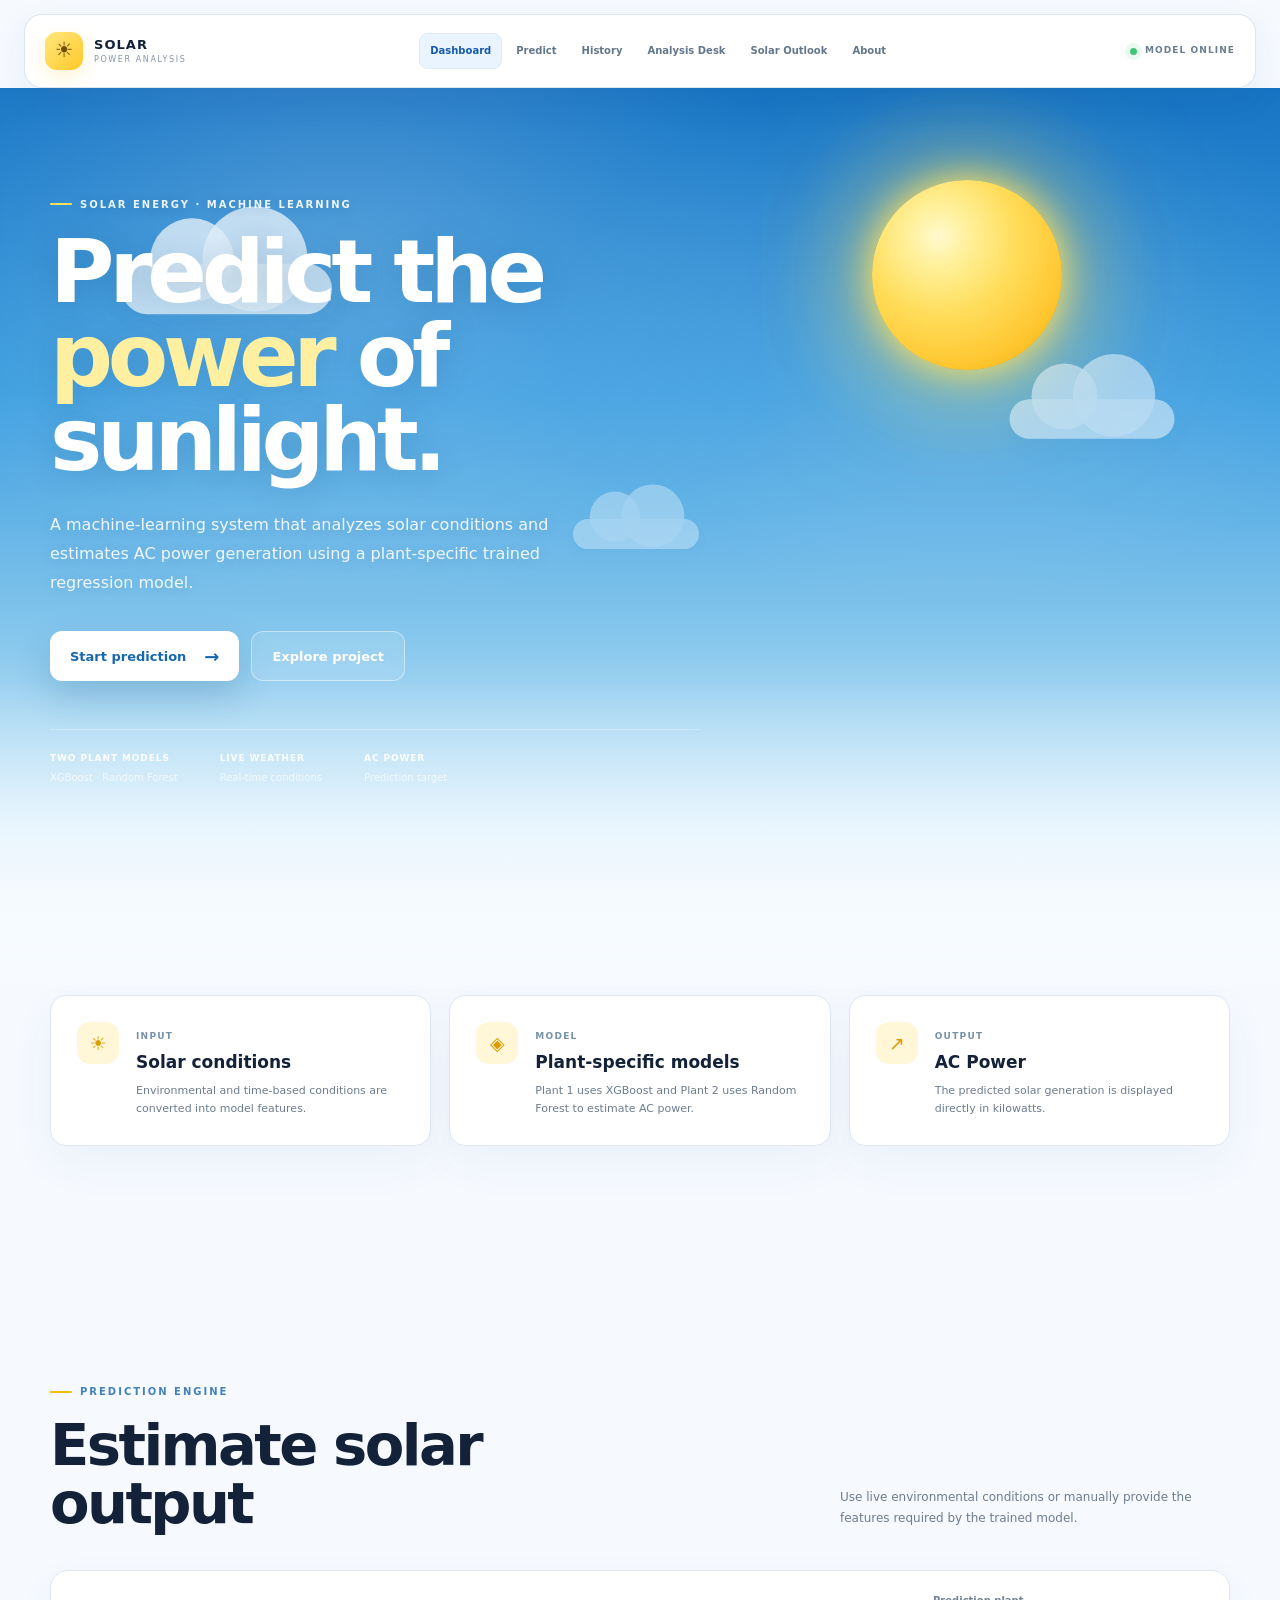
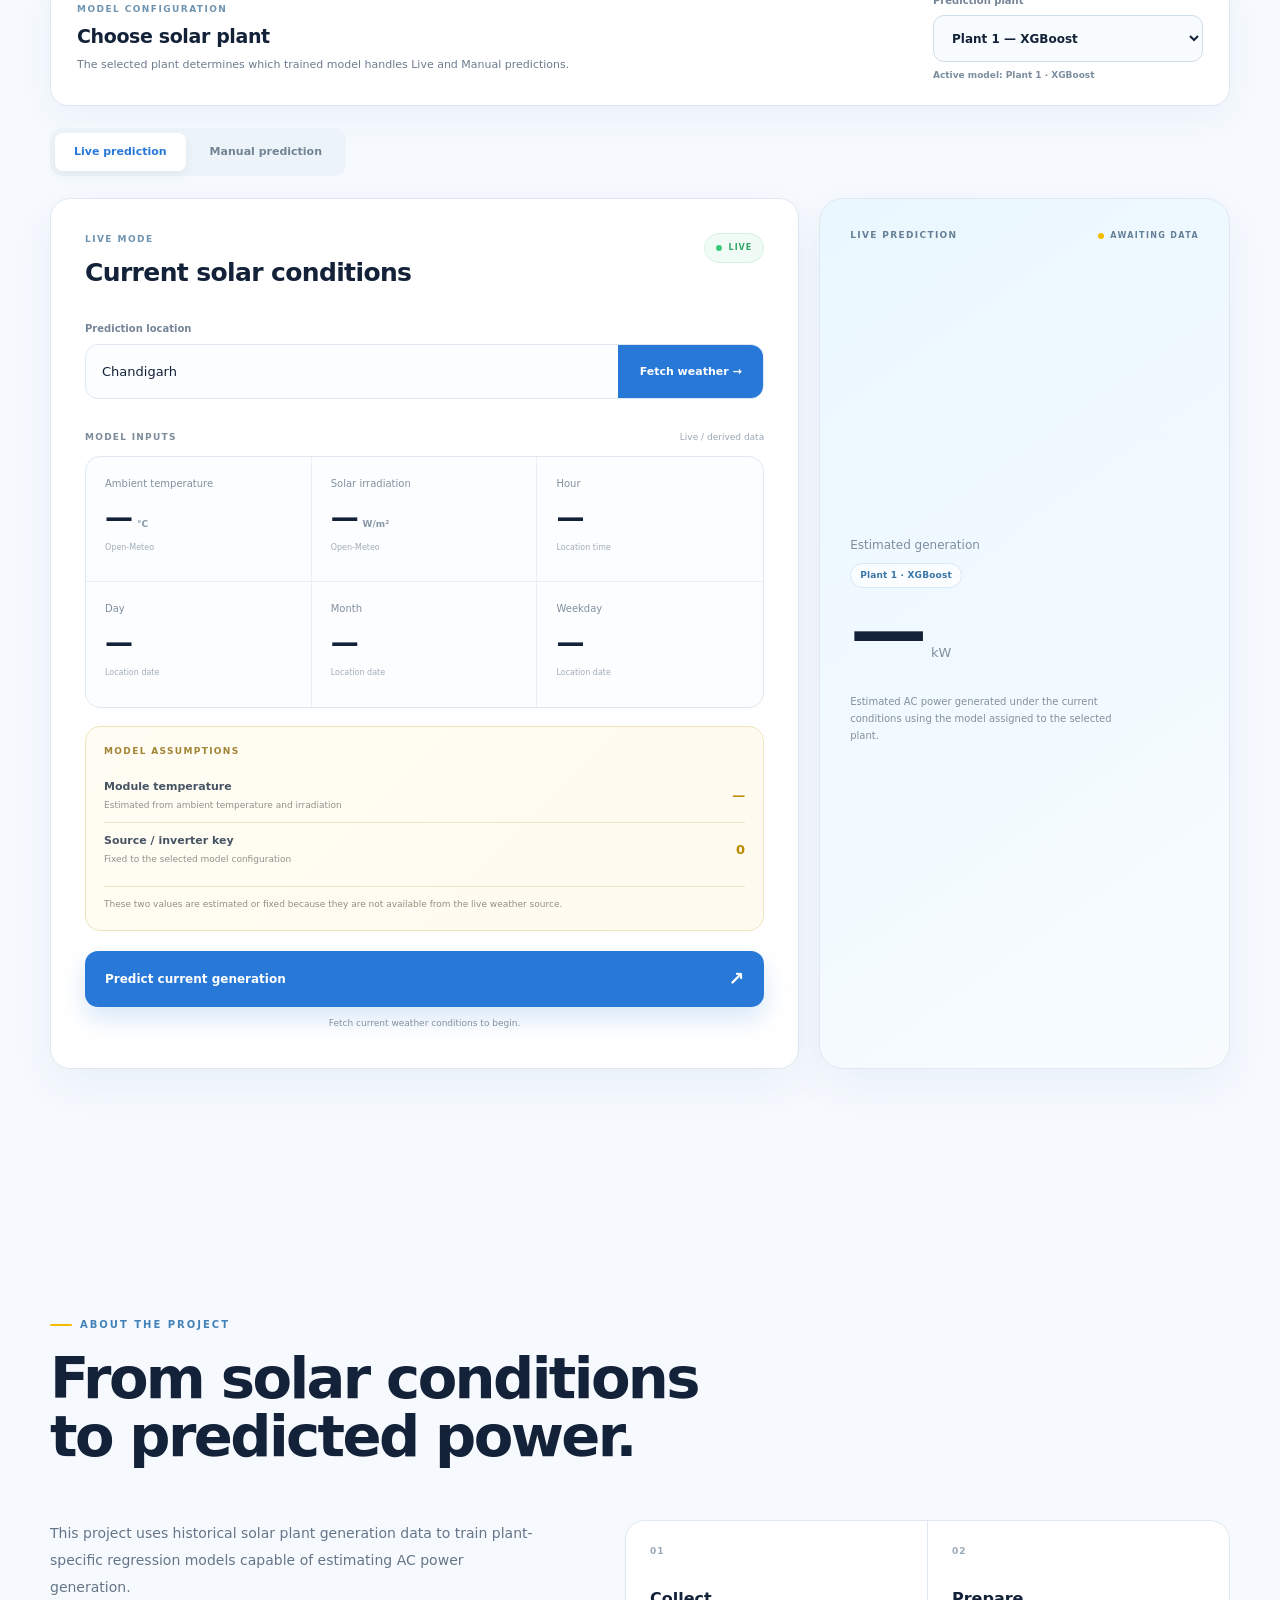
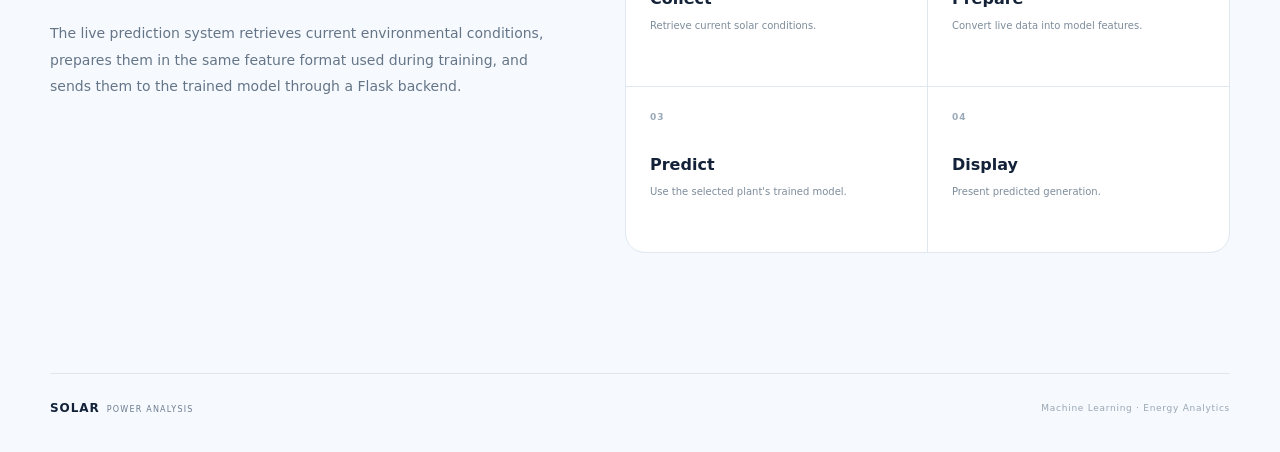
<file: frontend/index.html>
<!DOCTYPE html>
<html lang="en">

<head>
    <meta charset="UTF-8">
    <meta name="viewport" content="width=device-width, initial-scale=1.0">

    <title>Solar Power Generation Analysis</title>

    <link rel="stylesheet" href="style.css">
    <link rel="stylesheet" href="shared-ui.css">
</head>

<body>

    <!-- =========================
         NAVIGATION
    ========================== -->

    <header class="navbar">

        <a href="#overview" class="brand">

            <div class="brand-icon">
                ☀
            </div>

            <div class="brand-text">
                <strong>SOLAR</strong>
                <span>POWER ANALYSIS</span>
            </div>

        </a>


        <nav class="nav-links" aria-label="Main navigation">
            <a href="#overview" class="active">Dashboard</a>
            <a href="#prediction">Predict</a>
            <a href="history.html">History</a>
            <a href="analysis.html">Analysis Desk</a>
            <a href="outlook.html">Solar Outlook</a>
            <a href="#about">About</a>
        </nav>
        <div class="nav-status"><span></span> MODEL ONLINE</div>

    </header>


    <main>

        <!-- =========================
             HERO / OVERVIEW
        ========================== -->

        <section class="hero" id="overview">

            <!-- Sky background -->

            <div class="hero-sky"></div>


            <!-- Sun -->

            <div class="hero-sun">

                <div class="hero-sun-glow"></div>

            </div>


            <!-- Clouds -->

            <div class="hero-cloud hero-cloud-one"></div>

            <div class="hero-cloud hero-cloud-two"></div>

            <div class="hero-cloud hero-cloud-three"></div>


            <!-- Hero content -->

            <div class="hero-content">

                <div class="eyebrow">
                    SOLAR ENERGY · MACHINE LEARNING
                </div>


                <h1>
                    Predict the
                    <span>power</span>
                    of sunlight.
                </h1>


                <p class="hero-description">
                    A machine-learning system that analyzes solar
                    conditions and estimates AC power generation using
                    a plant-specific trained regression model.
                </p>


                <div class="hero-actions">

                    <a
                        href="#prediction"
                        class="primary-button">

                        Start prediction

                        <span>→</span>

                    </a>


                    <a
                        href="#about"
                        class="secondary-button">

                        Explore project

                    </a>

                </div>


                <div class="hero-meta">

                    <div>

                        <strong>
                            TWO PLANT MODELS
                        </strong>

                        <span>
                            XGBoost · Random Forest
                        </span>

                    </div>


                    <div>

                        <strong>
                            LIVE WEATHER
                        </strong>

                        <span>
                            Real-time conditions
                        </span>

                    </div>


                    <div>

                        <strong>
                            AC POWER
                        </strong>

                        <span>
                            Prediction target
                        </span>

                    </div>

                </div>

            </div>

        </section>


        <!-- =========================
             OVERVIEW CARDS
        ========================== -->

        <section class="overview-cards">

            <div class="overview-card">

                <div class="overview-icon">
                    ☀
                </div>

                <div>

                    <span>
                        INPUT
                    </span>

                    <h3>
                        Solar conditions
                    </h3>

                    <p>
                        Environmental and time-based conditions
                        are converted into model features.
                    </p>

                </div>

            </div>


            <div class="overview-card">

                <div class="overview-icon">
                    ◈
                </div>

                <div>

                    <span>
                        MODEL
                    </span>

                    <h3>
                        Plant-specific models
                    </h3>

                    <p>
                        Plant 1 uses XGBoost and Plant 2 uses
                        Random Forest to estimate AC power.
                    </p>

                </div>

            </div>


            <div class="overview-card">

                <div class="overview-icon">
                    ↗
                </div>

                <div>

                    <span>
                        OUTPUT
                    </span>

                    <h3>
                        AC Power
                    </h3>

                    <p>
                        The predicted solar generation is displayed
                        directly in kilowatts.
                    </p>

                </div>

            </div>

        </section>


        <!-- =========================
             PREDICTION
        ========================== -->

        <section
            class="prediction-section"
            id="prediction">


            <div class="section-intro">

                <div>

                    <div class="eyebrow">
                        PREDICTION ENGINE
                    </div>

                    <h2>
                        Estimate solar output
                    </h2>

                </div>


                <p>
                    Use live environmental conditions or manually
                    provide the features required by the trained model.
                </p>

            </div>


            <!-- =========================
                 PLANT / MODEL SELECTOR
            ========================== -->

            <div class="plant-selection-bar">

                <div class="plant-selection-copy">
                    <span class="card-label">MODEL CONFIGURATION</span>
                    <h3>Choose solar plant</h3>
                    <p>The selected plant determines which trained model handles Live and Manual predictions.</p>
                </div>

                <div class="plant-selection-control">
                    <label for="plantSelector">Prediction plant</label>
                    <select id="plantSelector" name="plant_id">
                        <option value="1" selected>Plant 1 — XGBoost</option>
                        <option value="2">Plant 2 — Random Forest</option>
                    </select>
                    <span class="plant-model-hint" id="selectedPlantModel">Active model: Plant 1 · XGBoost</span>
                </div>

            </div>


            <!-- =========================
                 TABS
            ========================== -->

            <div class="prediction-tabs">

                <button
                    class="prediction-tab active"
                    data-mode="live"
                    type="button">

                    Live prediction

                </button>


                <button
                    class="prediction-tab"
                    data-mode="manual"
                    type="button">

                    Manual prediction

                </button>

            </div>


            <!-- =========================
                 LIVE PANEL
            ========================== -->

            <div
                class="prediction-panel active"
                id="live-panel">


                <div class="prediction-layout">


                    <!-- =========================
                         LIVE INPUT CARD
                    ========================== -->

                    <div class="live-input-card">


                        <div class="card-top">

                            <div>

                                <span class="card-label">
                                    LIVE MODE
                                </span>

                                <h3>
                                    Current solar conditions
                                </h3>

                            </div>


                            <span class="live-badge">

                                <i></i>

                                LIVE

                            </span>

                        </div>


                        <!-- Location -->

                        <label class="field-label">
                            Prediction location
                        </label>


                        <div class="location-control">

                            <input
                                type="text"
                                id="location"
                                value="Chandigarh"
                                placeholder="Enter city">


                            <button
                                id="weatherButton"
                                type="button">

                                Fetch weather

                                <span>
                                    →
                                </span>

                            </button>

                        </div>


                        <!-- Model input heading -->

                        <div class="data-heading">

                            <div>
                                MODEL INPUTS
                            </div>

                            <span>
                                Live / derived data
                            </span>

                        </div>


                        <!-- =========================
                             INPUT GRID
                        ========================== -->

                        <div class="input-data-grid">


                            <!-- Ambient Temperature -->

                            <div class="live-data-item">

                                <span>
                                    Ambient temperature
                                </span>

                                <strong>

                                    <b id="liveTemperature">
                                        —
                                    </b>

                                    <small>
                                        °C
                                    </small>

                                </strong>

                                <em>
                                    Open-Meteo
                                </em>

                            </div>


                            <!-- Irradiation -->

                            <div class="live-data-item">

                                <span>
                                    Solar irradiation
                                </span>

                                <strong>

                                    <b id="liveIrradiation">
                                        —
                                    </b>

                                    <small>
                                        W/m²
                                    </small>

                                </strong>

                                <em>
                                    Open-Meteo
                                </em>

                            </div>


                            <!-- Hour -->

                            <div class="live-data-item">

                                <span>
                                    Hour
                                </span>

                                <strong>

                                    <b id="liveHour">
                                        —
                                    </b>

                                </strong>

                                <em>
                                    Location time
                                </em>

                            </div>


                            <!-- Day -->

                            <div class="live-data-item">

                                <span>
                                    Day
                                </span>

                                <strong>

                                    <b id="liveDay">
                                        —
                                    </b>

                                </strong>

                                <em>
                                    Location date
                                </em>

                            </div>


                            <!-- Month -->

                            <div class="live-data-item">

                                <span>
                                    Month
                                </span>

                                <strong>

                                    <b id="liveMonth">
                                        —
                                    </b>

                                </strong>

                                <em>
                                    Location date
                                </em>

                            </div>


                            <!-- Weekday -->

                            <div class="live-data-item">

                                <span>
                                    Weekday
                                </span>

                                <strong>

                                    <b id="liveWeekday">
                                        —
                                    </b>

                                </strong>

                                <em>
                                    Location date
                                </em>

                            </div>

                        </div>


                        <!-- =========================
                             ASSUMPTIONS
                        ========================== -->

                        <div class="assumption-box">


                            <div class="assumption-title">
                                MODEL ASSUMPTIONS
                            </div>


                            <!-- Module temperature -->

                            <div class="assumption-item">

                                <div>

                                    <strong>
                                        Module temperature
                                    </strong>

                                    <span>
                                        Estimated from ambient
                                        temperature and irradiation
                                    </span>

                                </div>

                                <b
                                    id="assumedModuleTemperature">
                                    —
                                </b>

                            </div>


                            <!-- Source key -->

                            <div class="assumption-item">

                                <div>

                                    <strong>
                                        Source / inverter key
                                    </strong>

                                    <span>
                                        Fixed to the selected
                                        model configuration
                                    </span>

                                </div>

                                <b id="assumedSourceKey">
                                    0
                                </b>

                            </div>


                            <p class="assumption-note">

                                These two values are estimated or fixed
                                because they are not available from the
                                live weather source.

                            </p>

                        </div>


                        <!-- Prediction button -->

                        <button
                            class="large-predict-button"
                            id="livePredict"
                            type="button">

                            <span>
                                Predict current generation
                            </span>

                            <span>
                                ↗
                            </span>

                        </button>


                        <p
                            class="live-message"
                            id="liveMessage">

                            Fetch current weather conditions
                            to begin.

                        </p>

                    </div>


                    <!-- =========================
                         LIVE RESULT
                    ========================== -->

                    <div class="prediction-result">


                        <div class="result-top">

                            <span>
                                LIVE PREDICTION
                            </span>


                            <div>

                                <i></i>

                                <span id="liveResultStatus">AWAITING DATA</span>

                            </div>

                        </div>


                        <div class="result-content">

                            <span class="result-caption">
                                Estimated generation
                            </span>
                            <span class="result-model-chip" id="liveModelLabel">Plant 1 · XGBoost</span>


                            <div class="result-number">

                                <strong id="liveResult">
                                    —
                                </strong>

                                <span>
                                    kW
                                </span>

                            </div>


                            <p>
                                Estimated AC power generated under
                                the current conditions using the
                                model assigned to the selected plant.
                            </p>

                        </div>

                    </div>

                </div>

            </div>


            <!-- =========================
                 MANUAL PANEL
            ========================== -->

            <div
                class="prediction-panel"
                id="manual-panel">


                <div class="manual-layout">


                    <!-- Manual input -->

                    <div class="manual-card">


                        <div class="card-top">

                            <div>

                                <span class="card-label">
                                    MANUAL MODE
                                </span>

                                <h3>
                                    Enter model inputs
                                </h3>

                            </div>


                            <span class="card-number">
                                02
                            </span>

                        </div>


                        <div class="manual-grid">


                            <!-- Ambient -->

                            <div class="manual-field">

                                <label>
                                    Ambient temperature
                                </label>

                                <div>

                                    <input
                                        type="number"
                                        id="ambientTemperature"
                                        placeholder="Enter temperature"
                                        step="0.1">

                                    <span>
                                        °C
                                    </span>

                                </div>

                            </div>


                            <!-- Module -->

                            <div class="manual-field">

                                <label>
                                    Module temperature
                                </label>

                                <div>

                                    <input
                                        type="number"
                                        id="moduleTemperature"
                                        placeholder="Enter temperature"
                                        step="0.1">

                                    <span>
                                        °C
                                    </span>

                                </div>

                            </div>


                            <!-- Irradiation -->

                            <div class="manual-field">

                                <label>
                                    Irradiation
                                </label>

                                <div>

                                    <input
                                        type="number"
                                        id="irradiation"
                                        placeholder="0.00 – 1.22"
                                        step="0.01">

                                    <span>
                                        kW/m²
                                    </span>

                                </div>

                            </div>


                            <!-- Hour -->

                            <div class="manual-field">

                                <label>
                                    Hour
                                </label>

                                <div>

                                    <input
                                        type="number"
                                        id="hour"
                                        placeholder="0 – 23"
                                        min="0"
                                        max="23">

                                </div>

                            </div>


                            <!-- Day -->

                            <div class="manual-field">

                                <label>
                                    Day
                                </label>

                                <div>

                                    <input
                                        type="number"
                                        id="day"
                                        placeholder="1 – 31"
                                        min="1"
                                        max="31">

                                </div>

                            </div>


                            <!-- Month -->

                            <div class="manual-field">

                                <label>
                                    Month
                                </label>

                                <div>

                                    <input
                                        type="number"
                                        id="month"
                                        placeholder="1 – 12"
                                        min="1"
                                        max="12">

                                </div>

                            </div>


                            <!-- Weekday -->

                            <div class="manual-field">

                                <label>
                                    Weekday
                                </label>

                                <div>

                                    <input
                                        type="number"
                                        id="weekday"
                                        placeholder="0 – 6"
                                        min="0"
                                        max="6">

                                </div>

                            </div>


                            <!-- Weekend -->

                            <div class="manual-field">

                                <label>
                                    Weekend
                                </label>

                                <div>

                                    <select id="isWeekend">

                                        <option
                                            value=""
                                            selected
                                            disabled>

                                            Select

                                        </option>

                                        <option value="0">
                                            No — weekday
                                        </option>

                                        <option value="1">
                                            Yes — weekend
                                        </option>

                                    </select>

                                </div>

                            </div>


                            <!-- Source key -->

                            <div class="manual-field">

                                <label>
                                    Source key
                                </label>

                                <div>

                                    <input
                                        type="number"
                                        id="sourceKey"
                                        placeholder="Enter source key">

                                </div>

                            </div>

                        </div>


                        <button
                            class="large-predict-button"
                            id="manualPredict"
                            type="button">

                            <span>
                                Run prediction
                            </span>

                            <span>
                                ↗
                            </span>

                        </button>

                    </div>


                    <!-- Manual result -->

                    <div
                        class="prediction-result manual-result-box">


                        <div class="result-top">

                            <span>
                                MODEL OUTPUT
                            </span>


                            <div>

                                <i></i>

                                <span id="manualResultStatus">READY</span>

                            </div>

                        </div>


                        <div class="result-content">

                            <span class="result-caption">
                                Predicted AC power
                            </span>
                            <span class="result-model-chip" id="manualModelLabel">Plant 1 · XGBoost</span>


                            <div class="result-number">

                                <strong id="manualResult">
                                    —
                                </strong>

                                <span>
                                    kW
                                </span>

                            </div>


                            <p id="manualMessage">
                                Enter the model inputs to
                                generate a prediction.
                            </p>

                        </div>

                    </div>

                </div>

            </div>

        </section>


        <!-- =========================
             ABOUT
        ========================== -->

        <section
            class="about-section"
            id="about">


            <div class="about-heading">

                <div class="eyebrow">
                    ABOUT THE PROJECT
                </div>


                <h2>
                    From solar conditions
                    to predicted power.
                </h2>

            </div>


            <div class="about-grid">


                <div class="about-main">

                    <p>
                        This project uses historical solar plant
                        generation data to train plant-specific
                        regression models capable of estimating
                        AC power generation.
                    </p>


                    <p>
                        The live prediction system retrieves current
                        environmental conditions, prepares them in
                        the same feature format used during training,
                        and sends them to the trained model through
                        a Flask backend.
                    </p>

                </div>


                <div class="about-steps">


                    <div>

                        <span>
                            01
                        </span>

                        <strong>
                            Collect
                        </strong>

                        <p>
                            Retrieve current solar conditions.
                        </p>

                    </div>


                    <div>

                        <span>
                            02
                        </span>

                        <strong>
                            Prepare
                        </strong>

                        <p>
                            Convert live data into model features.
                        </p>

                    </div>


                    <div>

                        <span>
                            03
                        </span>

                        <strong>
                            Predict
                        </strong>

                        <p>
                            Use the selected plant's trained model.
                        </p>

                    </div>


                    <div>

                        <span>
                            04
                        </span>

                        <strong>
                            Display
                        </strong>

                        <p>
                            Present predicted generation.
                        </p>

                    </div>

                </div>

            </div>

        </section>

    </main>


    <!-- =========================
         FOOTER
    ========================== -->

    <footer>

        <div>

            <strong>
                SOLAR
            </strong>

            <span>
                POWER ANALYSIS
            </span>

        </div>


        <p>
            Machine Learning · Energy Analytics
        </p>

    </footer>


    <script src="script.js"></script>

</body>

</html>
</file>
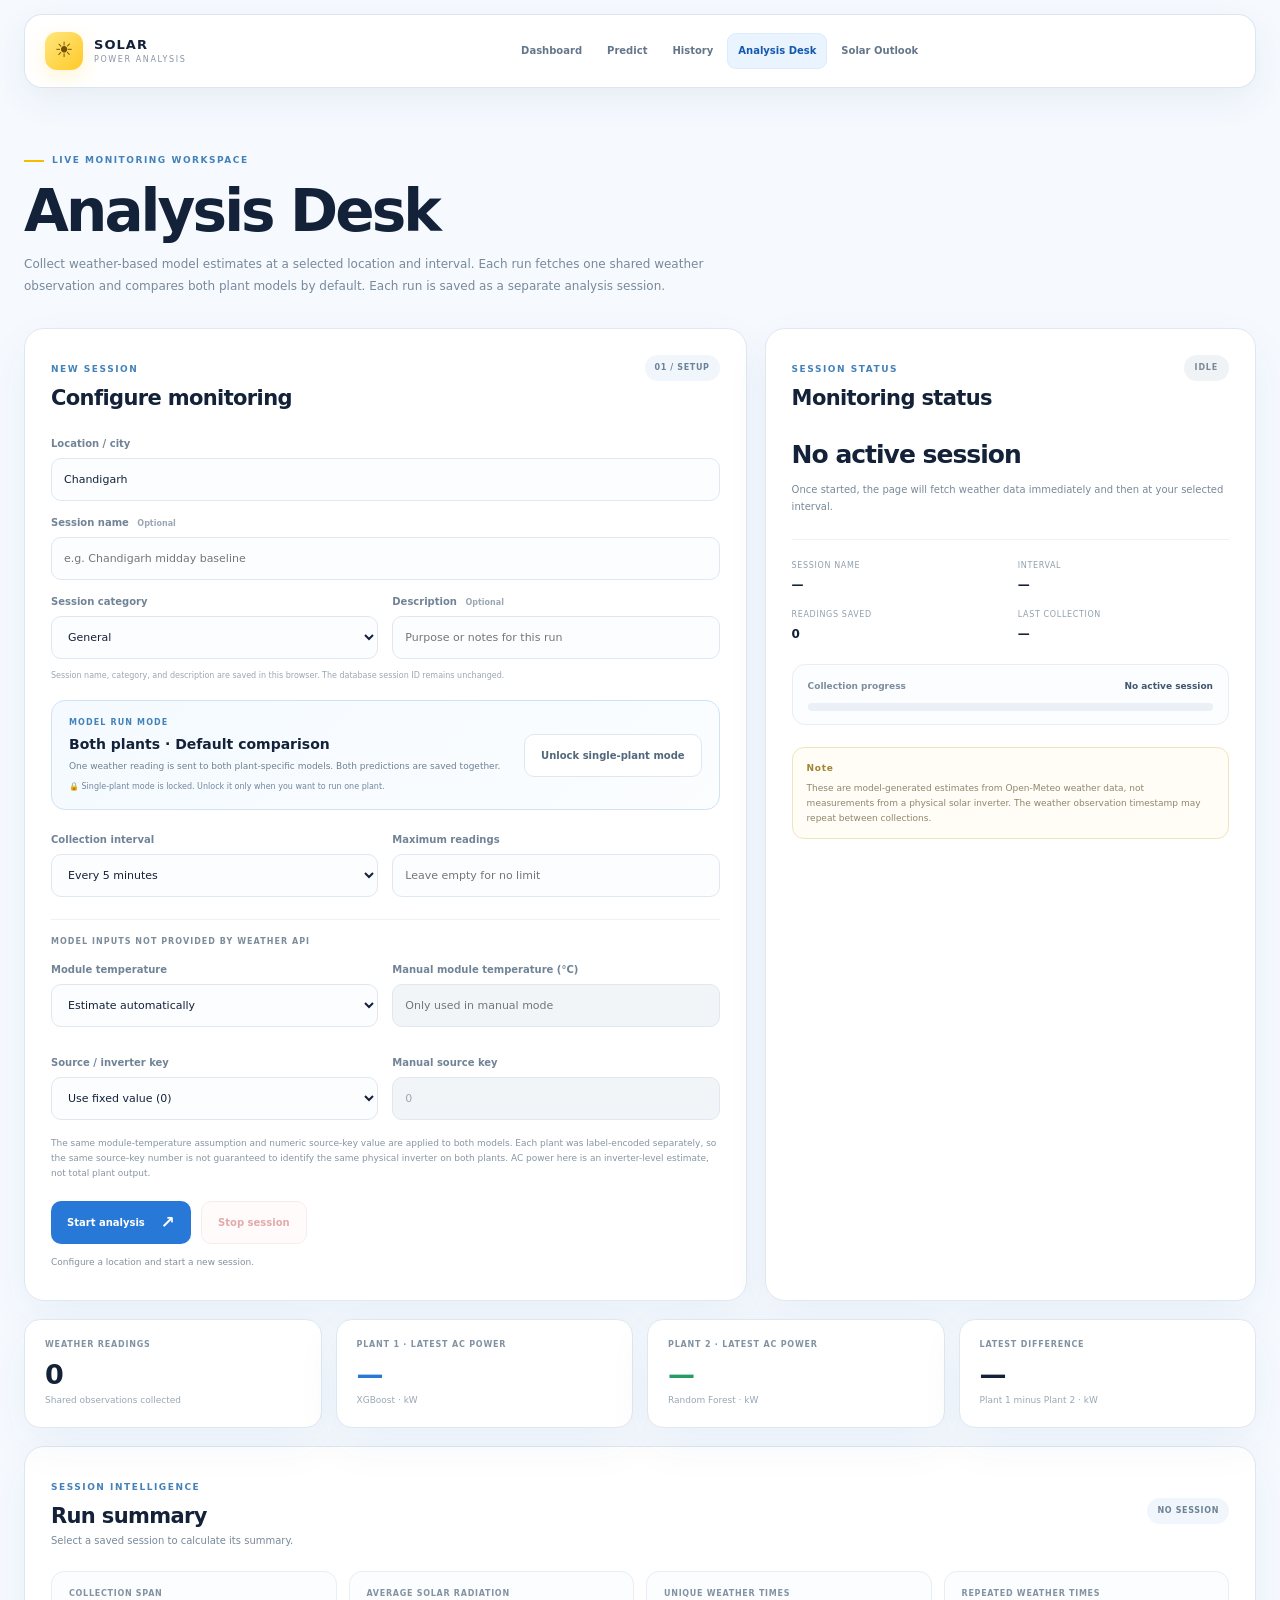
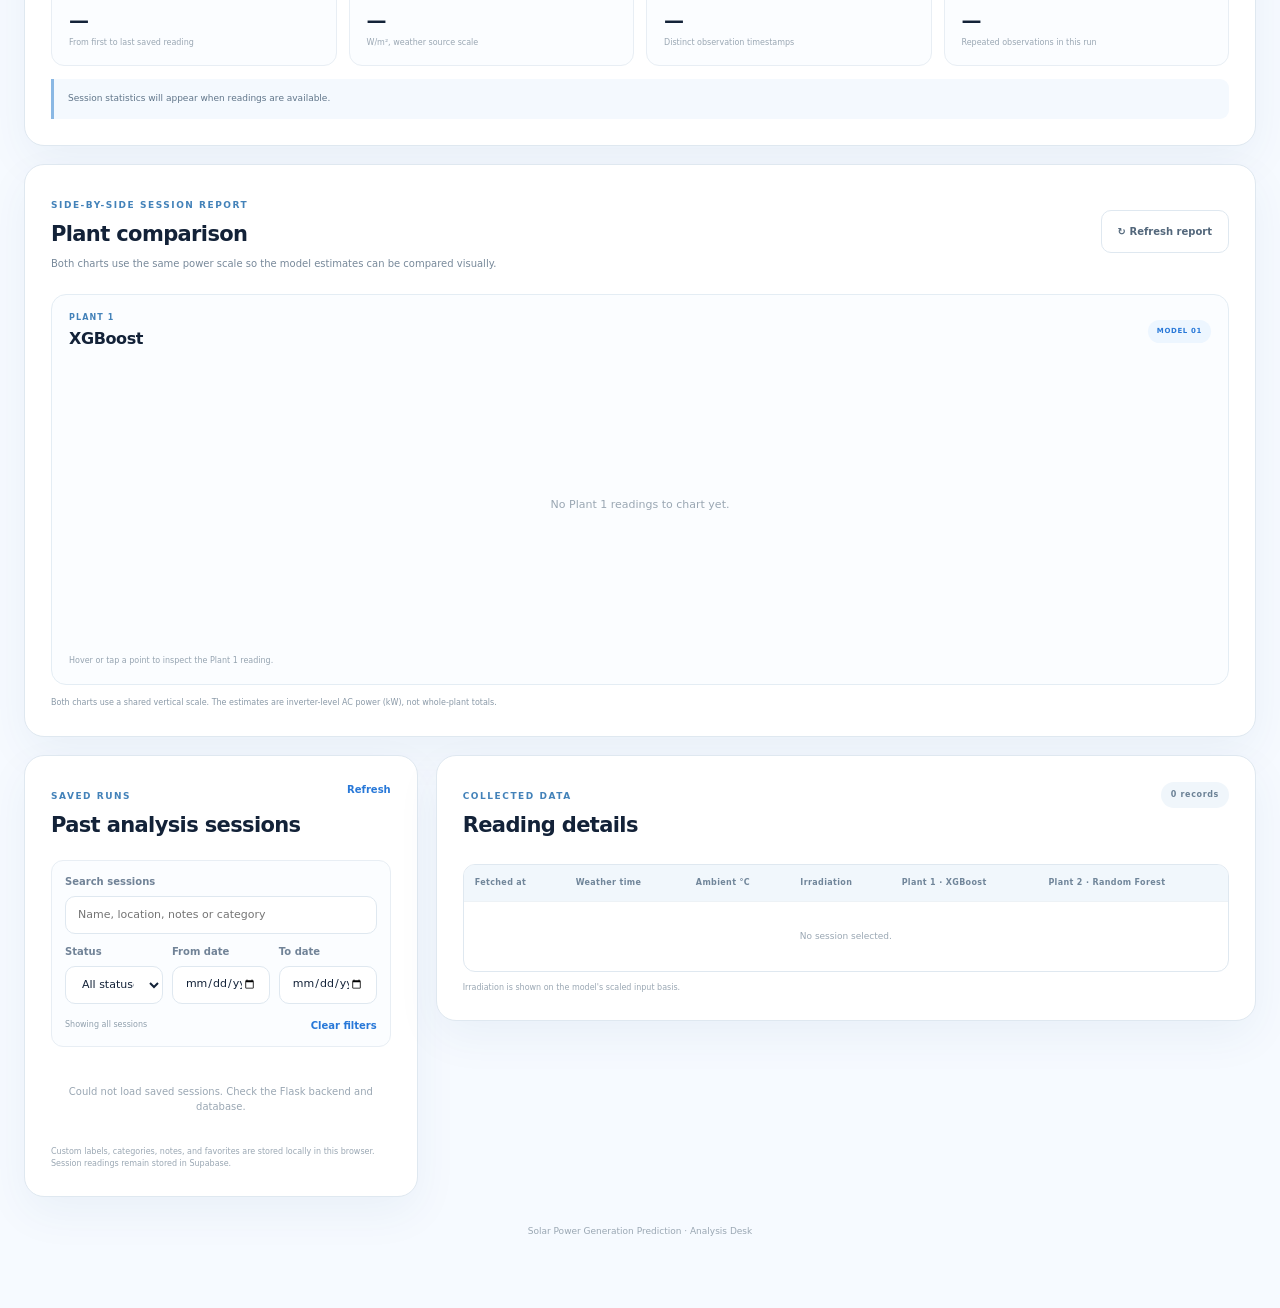
<file: frontend/analysis.html>
<!DOCTYPE html>
<html lang="en">
<head>
    <meta charset="UTF-8">
    <meta name="viewport" content="width=device-width, initial-scale=1.0">
    <title>Analysis Desk | SOLAR</title>
    <link rel="stylesheet" href="analysis.css">
    <link rel="stylesheet" href="shared-ui.css">
</head>
<body>
    <header class="navbar">
        <a href="index.html" class="brand">
            <div class="brand-icon">☀</div>
            <div class="brand-text"><strong>SOLAR</strong><span>POWER ANALYSIS</span></div>
        </a>
        <nav class="nav-links" aria-label="Main navigation">
            <a href="index.html">Dashboard</a>
            <a href="index.html#prediction">Predict</a>
            <a href="history.html">History</a>
            <a href="analysis.html" class="active">Analysis Desk</a>
            <a href="outlook.html">Solar Outlook</a>
        </nav>
    </header>

    <main class="page-wrap">
        <section class="page-heading">
            <div class="eyebrow">LIVE MONITORING WORKSPACE</div>
            <h1>Analysis Desk</h1>
            <p>Collect weather-based model estimates at a selected location and interval. Each run fetches one shared weather observation and compares both plant models by default. Each run is saved as a separate analysis session.</p>
        </section>

        <section class="top-grid">
            <div class="panel config-panel">
                <div class="panel-heading">
                    <div><span class="kicker">NEW SESSION</span><h2>Configure monitoring</h2></div>
                    <span class="step-tag">01 / SETUP</span>
                </div>

                <form id="analysisForm">
                    <div class="field full-field">
                        <label for="locationInput">Location / city</label>
                        <input id="locationInput" type="text" value="Chandigarh" placeholder="Enter a city, e.g. Chandigarh" required>
                    </div>

                    <div class="field full-field">
                        <label for="sessionNameInput">Session name <span class="optional-label">Optional</span></label>
                        <input id="sessionNameInput" type="text" maxlength="80" placeholder="e.g. Chandigarh midday baseline">
                    </div>

                    <div class="field-grid">
                        <div class="field">
                            <label for="sessionTagInput">Session category</label>
                            <select id="sessionTagInput">
                                <option value="General" selected>General</option>
                                <option value="Baseline">Baseline</option>
                                <option value="Location comparison">Location comparison</option>
                                <option value="Weather observation">Weather observation</option>
                                <option value="Testing">Testing</option>
                            </select>
                        </div>
                        <div class="field">
                            <label for="sessionDescriptionInput">Description <span class="optional-label">Optional</span></label>
                            <input id="sessionDescriptionInput" type="text" maxlength="180" placeholder="Purpose or notes for this run">
                        </div>
                    </div>
                    <p class="help-text local-meta-note">Session name, category, and description are saved in this browser. The database session ID remains unchanged.</p>

                    <div class="comparison-mode-card" id="comparisonModeCard">
                        <div class="comparison-mode-copy">
                            <span class="mode-kicker">MODEL RUN MODE</span>
                            <strong id="analysisModeLabel">Both plants · Default comparison</strong>
                            <p>One weather reading is sent to both plant-specific models. Both predictions are saved together.</p>
                            <span class="mode-lock-note" id="modeLockNote">🔒 Single-plant mode is locked. Unlock it only when you want to run one plant.</span>
                        </div>
                        <button class="secondary-button mode-unlock-button" id="unlockSinglePlantButton" type="button">Unlock single-plant mode</button>
                        <div class="single-plant-options" id="singlePlantOptions" hidden>
                            <div class="field">
                                <label for="singlePlantSelect">Run only this plant</label>
                                <select id="singlePlantSelect">
                                    <option value="1">Plant 1 · XGBoost</option>
                                    <option value="2">Plant 2 · Random Forest</option>
                                </select>
                            </div>
                            <button class="text-button" id="lockComparisonButton" type="button">Lock and compare both plants</button>
                        </div>
                    </div>

                    <div class="field-grid">
                        <div class="field">
                            <label for="intervalInput">Collection interval</label>
                            <select id="intervalInput">
                                <option value="1">Every 1 minute</option>
                                <option value="5" selected>Every 5 minutes</option>
                                <option value="10">Every 10 minutes</option>
                                <option value="15">Every 15 minutes</option>
                                <option value="30">Every 30 minutes</option>
                                <option value="60">Every 60 minutes</option>
                            </select>
                        </div>
                        <div class="field">
                            <label for="maxReadingsInput">Maximum readings</label>
                            <input id="maxReadingsInput" type="number" min="1" max="10000" placeholder="Leave empty for no limit">
                        </div>
                    </div>

                    <div class="subsection-title">MODEL INPUTS NOT PROVIDED BY WEATHER API</div>

                    <div class="field-grid">
                        <div class="field">
                            <label for="moduleMode">Module temperature</label>
                            <select id="moduleMode">
                                <option value="estimated" selected>Estimate automatically</option>
                                <option value="manual">Enter manually</option>
                            </select>
                        </div>
                        <div class="field">
                            <label for="moduleValue">Manual module temperature (°C)</label>
                            <input id="moduleValue" type="number" step="0.1" placeholder="Only used in manual mode" disabled>
                        </div>
                        <div class="field">
                            <label for="sourceMode">Source / inverter key</label>
                            <select id="sourceMode">
                                <option value="fixed" selected>Use fixed value (0)</option>
                                <option value="manual">Enter manually</option>
                            </select>
                        </div>
                        <div class="field">
                            <label for="sourceValue">Manual source key</label>
                            <input id="sourceValue" type="number" step="1" value="0" disabled>
                        </div>
                    </div>

                    <p class="help-text">The same module-temperature assumption and numeric source-key value are applied to both models. Each plant was label-encoded separately, so the same source-key number is not guaranteed to identify the same physical inverter on both plants. AC power here is an inverter-level estimate, not total plant output.</p>

                    <div class="form-actions">
                        <button class="primary-button" id="startButton" type="submit">Start analysis <span>↗</span></button>
                        <button class="stop-button" id="stopButton" type="button" disabled>Stop session</button>
                    </div>
                    <p id="formMessage" class="form-message" role="status">Configure a location and start a new session.</p>
                </form>
            </div>

            <div class="panel status-panel">
                <div class="panel-heading">
                    <div><span class="kicker">SESSION STATUS</span><h2>Monitoring status</h2></div>
                    <span id="statusBadge" class="status-badge idle">IDLE</span>
                </div>
                <div class="status-location" id="statusLocation">No active session</div>
                <p id="statusDescription" class="muted">Once started, the page will fetch weather data immediately and then at your selected interval.</p>
                <div class="status-details">
                    <div><span>Session name</span><strong id="statusSessionId">—</strong></div>
                    <div><span>Interval</span><strong id="statusInterval">—</strong></div>
                    <div><span>Readings saved</span><strong id="statusReadings">0</strong></div>
                    <div><span>Last collection</span><strong id="statusLastFetch">—</strong></div>
                </div>
                <div class="session-progress-block">
                    <div class="progress-heading">
                        <span id="progressLabel">Collection progress</span>
                        <strong id="progressText">No active session</strong>
                    </div>
                    <div class="progress-track" role="progressbar" aria-label="Analysis session collection progress" aria-valuemin="0" aria-valuemax="100" aria-valuenow="0" id="progressTrack">
                        <div class="progress-fill" id="sessionProgressBar"></div>
                    </div>
                </div>
                <div class="notice-box"><strong>Note</strong><span>These are model-generated estimates from Open-Meteo weather data, not measurements from a physical solar inverter. The weather observation timestamp may repeat between collections.</span></div>
            </div>
        </section>

        <section class="metrics-grid comparison-metrics">
            <div class="metric-card"><span>WEATHER READINGS</span><strong id="metricCount">0</strong><small>Shared observations collected</small></div>
            <div class="metric-card plant-one-metric"><span id="metricPlant1Label">PLANT 1 · LATEST AC POWER</span><strong id="metricPlant1Latest">—</strong><small id="metricPlant1Model">XGBoost · kW</small></div>
            <div class="metric-card plant-two-metric"><span id="metricPlant2Label">PLANT 2 · LATEST AC POWER</span><strong id="metricPlant2Latest">—</strong><small id="metricPlant2Model">Random Forest · kW</small></div>
            <div class="metric-card"><span>LATEST DIFFERENCE</span><strong id="metricDifference">—</strong><small>Plant 1 minus Plant 2 · kW</small></div>
        </section>

        <section class="panel session-summary-panel">
            <div class="panel-heading summary-heading">
                <div><span class="kicker">SESSION INTELLIGENCE</span><h2>Run summary</h2><p class="muted" id="summaryContext">Select a saved session to calculate its summary.</p></div>
                <span class="count-pill" id="summaryStatus">NO SESSION</span>
            </div>
            <div class="summary-grid">
                <div class="summary-item"><span>COLLECTION SPAN</span><strong id="summaryDuration">—</strong><small>From first to last saved reading</small></div>
                <div class="summary-item"><span>AVERAGE SOLAR RADIATION</span><strong id="summaryAverageRadiation">—</strong><small>W/m², weather source scale</small></div>
                <div class="summary-item"><span>UNIQUE WEATHER TIMES</span><strong id="summaryUniqueWeather">—</strong><small>Distinct observation timestamps</small></div>
                <div class="summary-item"><span>REPEATED WEATHER TIMES</span><strong id="summaryRepeatedWeather">—</strong><small>Repeated observations in this run</small></div>
            </div>
            <p class="summary-insight" id="summaryHighlights">Session statistics will appear when readings are available.</p>
        </section>

        <section class="panel chart-panel">
            <div class="panel-heading chart-heading">
                <div><span class="kicker">SIDE-BY-SIDE SESSION REPORT</span><h2 id="reportTitle">Plant comparison</h2><p id="reportSubtitle" class="muted">Both charts use the same power scale so the model estimates can be compared visually.</p></div>
                <button class="secondary-button" id="refreshReportButton" type="button">↻ Refresh report</button>
            </div>
            <div class="comparison-chart-grid" id="comparisonChartGrid">
                <article class="plant-chart-card" id="plant1ChartCard">
                    <div class="plant-chart-heading"><div><span class="plant-chart-label">PLANT 1</span><h3 id="plant1ModelHeading">XGBoost</h3></div><span class="plant-model-pill xgboost-pill">MODEL 01</span></div>
                    <div class="chart-wrap"><canvas id="powerChart" aria-label="Plant 1 estimated AC power over time"></canvas><div id="chartEmpty" class="chart-empty">No Plant 1 readings to chart yet.</div></div>
                    <p class="chart-interaction-hint">Hover or tap a point to inspect the Plant 1 reading.</p>
                </article>
                <article class="plant-chart-card" id="plant2ChartCard">
                    <div class="plant-chart-heading"><div><span class="plant-chart-label plant-two-label">PLANT 2</span><h3 id="plant2ModelHeading">Random Forest</h3></div><span class="plant-model-pill forest-pill">MODEL 02</span></div>
                    <div class="chart-wrap"><canvas id="powerChartPlant2" aria-label="Plant 2 estimated AC power over time"></canvas><div id="chartEmptyPlant2" class="chart-empty">No Plant 2 readings to chart yet.</div></div>
                    <p class="chart-interaction-hint">Same weather timestamps and shared assumptions as Plant 1.</p>
                </article>
            </div>
            <p class="shared-axis-note">Both charts use a shared vertical scale. The estimates are inverter-level AC power (kW), not whole-plant totals.</p>
        </section>

        <section class="bottom-grid">
            <div class="panel sessions-panel">
                <div class="panel-heading"><div><span class="kicker">SAVED RUNS</span><h2>Past analysis sessions</h2></div><button class="text-button" id="refreshSessionsButton" type="button">Refresh</button></div>
                <div class="session-filters">
                    <div class="field">
                        <label for="sessionSearchInput">Search sessions</label>
                        <input id="sessionSearchInput" type="search" placeholder="Name, location, notes or category">
                    </div>
                    <div class="filter-grid">
                        <div class="field">
                            <label for="sessionStatusFilter">Status</label>
                            <select id="sessionStatusFilter">
                                <option value="all">All statuses</option>
                                <option value="active">Active</option>
                                <option value="stopped">Stopped</option>
                                <option value="completed">Completed</option>
                                <option value="interrupted">Interrupted</option>
                            </select>
                        </div>
                        <div class="field">
                            <label for="sessionFromDate">From date</label>
                            <input id="sessionFromDate" type="date">
                        </div>
                        <div class="field">
                            <label for="sessionToDate">To date</label>
                            <input id="sessionToDate" type="date">
                        </div>
                    </div>
                    <div class="filter-footer"><span id="sessionFilterCount">Showing all sessions</span><button class="text-button" id="clearSessionFilters" type="button">Clear filters</button></div>
                </div>
                <div id="sessionsList" class="sessions-list"><div class="list-empty">Loading sessions...</div></div>
                <p class="table-note">Custom labels, categories, notes, and favorites are stored locally in this browser. Session readings remain stored in Supabase.</p>
            </div>

            <div class="panel readings-panel">
                <div class="panel-heading"><div><span class="kicker">COLLECTED DATA</span><h2>Reading details</h2></div><span id="readingTableCount" class="count-pill">0 records</span></div>
                <div class="table-wrap">
                    <table>
                        <thead><tr><th>Fetched at</th><th>Weather time</th><th>Ambient °C</th><th>Irradiation</th><th>Plant 1 · XGBoost</th><th>Plant 2 · Random Forest</th></tr></thead>
                        <tbody id="readingsTableBody"><tr><td colspan="6" class="table-empty">No session selected.</td></tr></tbody>
                    </table>
                </div>
                <p class="table-note">Irradiation is shown on the model's scaled input basis.</p>
            </div>
        </section>

        <footer>Solar Power Generation Prediction · Analysis Desk</footer>
    </main>
    <script src="analysis.js"></script>
</body>
</html>
</file>
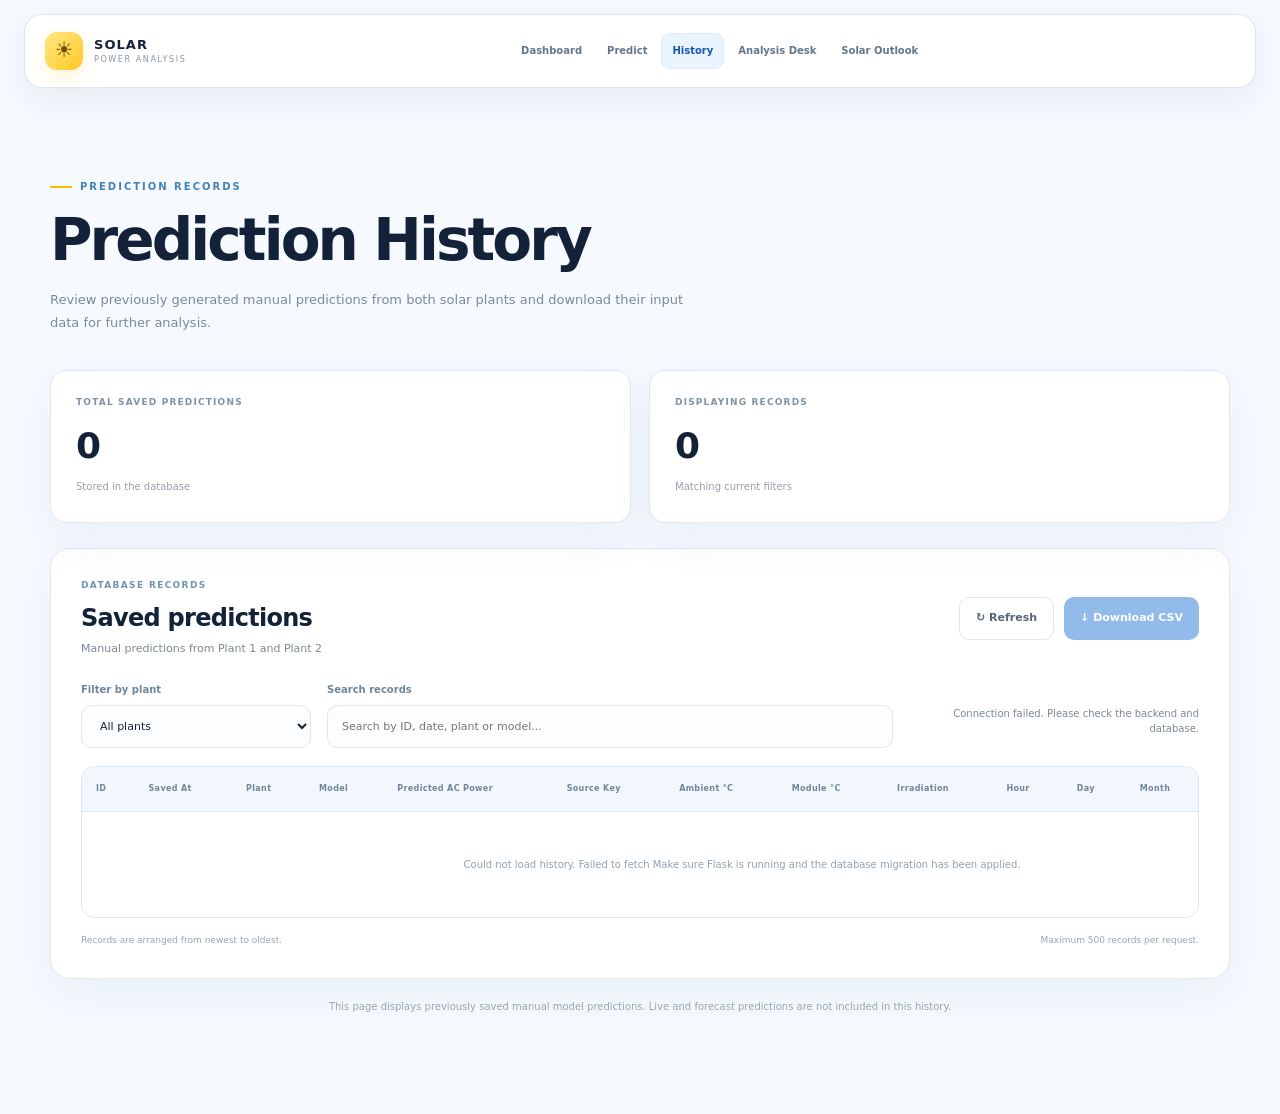
<file: frontend/history.html>
<!DOCTYPE html>
<html lang="en">
<head>
    <meta charset="UTF-8">
    <meta name="viewport" content="width=device-width, initial-scale=1.0">
    <title>Prediction History | SOLAR</title>
    <link rel="stylesheet" href="history.css">
    <link rel="stylesheet" href="shared-ui.css">
</head>
<body>
    <header class="navbar">
        <a href="index.html" class="brand">
            <div class="brand-icon">☀</div>
            <div class="brand-text"><strong>SOLAR</strong><span>POWER ANALYSIS</span></div>
        </a>
        <nav class="nav-links" aria-label="Main navigation">
            <a href="index.html">Dashboard</a>
            <a href="index.html#prediction">Predict</a>
            <a href="history.html" class="active">History</a>
            <a href="analysis.html">Analysis Desk</a>
            <a href="outlook.html">Solar Outlook</a>
        </nav>
    </header>

    <main class="history-container page-wrap">
        <section class="page-heading">
            <div class="eyebrow">PREDICTION RECORDS</div>
            <h1>Prediction History</h1>
            <p>Review previously generated manual predictions from both solar plants and download their input data for further analysis.</p>
        </section>

        <section class="stats-grid">
            <div class="stat-card"><span>TOTAL SAVED PREDICTIONS</span><strong id="totalCount">0</strong><small>Stored in the database</small></div>
            <div class="stat-card"><span>DISPLAYING RECORDS</span><strong id="displayCount">0</strong><small>Matching current filters</small></div>
        </section>

        <section class="history-card panel">
            <div class="history-header">
                <div><span class="card-label">DATABASE RECORDS</span><h2>Saved predictions</h2><p>Manual predictions from Plant 1 and Plant 2</p></div>
                <div class="header-actions">
                    <button id="refreshButton" class="secondary-button" type="button">↻ Refresh</button>
                    <button id="downloadButton" class="primary-button" type="button" disabled>↓ Download CSV</button>
                </div>
            </div>

            <div class="history-controls">
                <div class="filter-control">
                    <label for="plantFilter">Filter by plant</label>
                    <select id="plantFilter" aria-label="Filter predictions by plant">
                        <option value="all">All plants</option>
                        <option value="1">Plant 1</option>
                        <option value="2">Plant 2</option>
                    </select>
                </div>
                <div class="search-area">
                    <label for="searchInput">Search records</label>
                    <input type="text" id="searchInput" placeholder="Search by ID, date, plant or model..." aria-label="Search prediction history">
                </div>
                <span id="statusMessage" role="status" aria-live="polite">Loading prediction history...</span>
            </div>

            <div class="table-wrapper">
                <table>
                    <thead><tr>
                        <th>ID</th><th>Saved At</th><th>Plant</th><th>Model</th>
                        <th>Predicted AC Power</th><th>Source Key</th>
                        <th>Ambient °C</th><th>Module °C</th><th>Irradiation</th><th>Hour</th>
                        <th>Day</th><th>Month</th><th>Weekday</th><th>Weekend</th>
                    </tr></thead>
                    <tbody id="historyTableBody"><tr><td colspan="14" class="empty-message">Loading records...</td></tr></tbody>
                </table>
            </div>
            <div class="table-footer"><span>Records are arranged from newest to oldest.</span><span>Maximum 500 records per request.</span></div>
        </section>

        <p class="disclaimer">This page displays previously saved manual model predictions. Live and forecast predictions are not included in this history.</p>
    </main>

    <script src="history.js"></script>
</body>
</html>
</file>
<file: frontend/style.css>
/* =========================================
   RESET
========================================= */

* {
    margin: 0;
    padding: 0;
    box-sizing: border-box;
}

html {
    scroll-behavior: auto;
}

body {
    font-family:
        Inter,
        ui-sans-serif,
        system-ui,
        -apple-system,
        BlinkMacSystemFont,
        "Segoe UI",
        sans-serif;

    background: #f7fbff;

    color: #132238;

    line-height: 1.5;

    overflow-x: hidden;
}

a {
    color: inherit;
    text-decoration: none;
}

button,
input,
select {
    font: inherit;
}


/* =========================================
   VARIABLES
========================================= */

:root {

    --navy: #132238;

    --blue: #2878d8;

    --blue-dark: #1559ad;

    --sky: #eaf6ff;

    --sky-2: #d9efff;

    --yellow: #ffd84d;

    --yellow-dark: #f4bd00;

    --white: #ffffff;

    --text: #132238;

    --muted: #6d7c8e;

    --border: #dfe8f0;

    --border-light: #e9f0f5;

    --shadow:
        0 24px 70px rgba(25, 76, 125, 0.10);

    --radius: 24px;
}


/* =========================================
   SECTIONS
========================================= */

section {
    width: min(1180px, calc(100% - 48px));

    margin: 0 auto;
}


/* =========================================
   NAVBAR
========================================= */

.navbar {

    width: min(
        1280px,
        calc(100% - 48px)
    );

    height: 76px;

    margin: 14px auto 0;

    padding: 0 20px;

    display: flex;

    align-items: center;

    justify-content: space-between;

    position: sticky;

    top: 14px;

    z-index: 100;

    background:
        rgba(255, 255, 255, 0.90);

    backdrop-filter: blur(18px);

    -webkit-backdrop-filter: blur(18px);

    border:
        1px solid rgba(
            214,
            226,
            237,
            0.85
        );

    border-radius: 18px;

    box-shadow:
        0 12px 40px
        rgba(31, 71, 105, 0.07);
}


.brand {

    display: flex;

    align-items: center;

    gap: 11px;
}


.brand-icon {

    width: 38px;
    height: 38px;

    display: grid;

    place-items: center;

    border-radius: 12px;

    background:
        linear-gradient(
            135deg,
            #ffe77e,
            #ffc928
        );

    color: #704f00;

    font-size: 21px;

    box-shadow:
        0 7px 20px
        rgba(255, 203, 50, 0.28);
}


.brand-text {

    display: flex;

    flex-direction: column;

    line-height: 1.05;
}


.brand-text strong {

    font-size: 13px;

    letter-spacing: 0.08em;
}


.brand-text span {

    margin-top: 4px;

    font-size: 8px;

    letter-spacing: 0.20em;

    color: var(--muted);
}


.nav-links {

    display: flex;

    align-items: center;

    gap: 6px;
}


.nav-links a {

    padding:
        9px 15px;

    color: #627387;

    font-size: 13px;

    font-weight: 600;

    border-radius: 10px;

    transition:
        color 0.2s ease,
        background 0.2s ease;
}


.nav-links a:hover {

    color: var(--blue);

    background: #edf7ff;
}


.nav-status {

    display: flex;

    align-items: center;

    gap: 8px;

    font-size: 9px;

    font-weight: 700;

    letter-spacing: 0.12em;

    color: #6c7d8f;
}


.nav-status span {

    width: 7px;
    height: 7px;

    border-radius: 50%;

    background: #42c77a;

    box-shadow:
        0 0 0 5px
        rgba(66, 199, 122, 0.10);
}


/* =========================================
   HERO
========================================= */

.hero {

    position: relative;

    width: 100%;

    min-height: 720px;

    margin: 0;

    overflow: hidden;

    display: flex;

    align-items: center;

    padding:
        100px
        max(48px, calc((100vw - 1180px) / 2));

    background:
        linear-gradient(
            180deg,
            #1674c4 0%,
            #3f9fe0 34%,
            #88c8ed 62%,
            #d9effb 82%,
            #f7fbff 100%
        );
}


/* atmospheric fade */

.hero::after {

    content: "";

    position: absolute;

    left: 0;
    right: 0;
    bottom: 0;

    height: 310px;

    background:
        linear-gradient(
            180deg,
            transparent 0%,
            rgba(
                247,
                251,
                255,
                0.30
            ) 35%,
            rgba(
                247,
                251,
                255,
                0.82
            ) 72%,
            #f7fbff 100%
        );

    z-index: 3;

    pointer-events: none;
}


/* subtle sky atmosphere */

.hero-sky {

    position: absolute;

    inset: 0;

    background:
        radial-gradient(
            ellipse at 27% 18%,
            rgba(
                255,
                255,
                255,
                0.18
            ),
            transparent 35%
        ),

        radial-gradient(
            ellipse at 75% 28%,
            rgba(
                255,
                255,
                255,
                0.13
            ),
            transparent 30%
        );

    z-index: 0;
}


/* =========================================
   SUN
========================================= */

.hero-sun {

    position: absolute;

    width: 190px;
    height: 190px;

    top: 92px;

    right: 17%;

    border-radius: 50%;

    background:
        radial-gradient(
            circle at 35% 30%,
            #fffde0 0%,
            #fff2a1 17%,
            #ffdc58 42%,
            #ffc42c 70%,
            #f4a800 100%
        );

    box-shadow:
        0 0 35px
        rgba(255, 225, 93, 0.95),

        0 0 95px
        rgba(255, 216, 74, 0.52),

        0 0 180px
        rgba(255, 225, 101, 0.27);

    z-index: 1;
}


.hero-sun-glow {

    position: absolute;

    inset: -100px;

    border-radius: 50%;

    background:
        radial-gradient(
            circle,
            rgba(
                255,
                231,
                119,
                0.22
            ),

            rgba(
                255,
                225,
                91,
                0.08
            ) 42%,

            transparent 70%
        );
}


/* =========================================
   CLOUDS
========================================= */

.hero-cloud {

    position: absolute;

    width: 300px;
    height: 72px;

    border-radius: 100px;

    background:
        rgba(
            255,
            255,
            255,
            0.82
        );

    filter: blur(1px);

    box-shadow:
        0 18px 40px
        rgba(
            35,
            103,
            151,
            0.08
        );

    z-index: 2;

    opacity: 0.82;
}


.hero-cloud::before,
.hero-cloud::after {

    content: "";

    position: absolute;

    border-radius: 50%;

    background: inherit;
}


.hero-cloud::before {

    width: 120px;
    height: 120px;

    left: 40px;

    bottom: 17px;
}


.hero-cloud::after {

    width: 150px;
    height: 150px;

    left: 115px;

    bottom: 4px;
}


.hero-cloud-one {

    top: 165px;

    left: 6%;

    transform:
        scale(0.70);
}


.hero-cloud-two {

    top: 295px;

    right: 3%;

    transform:
        scale(0.55);

    opacity: 0.58;
}


.hero-cloud-three {

    top: 410px;

    left: 38%;

    transform:
        scale(0.42);

    opacity: 0.40;
}


/* =========================================
   HERO CONTENT
========================================= */

.hero-content {

    position: relative;

    z-index: 5;

    width: min(
        650px,
        100%
    );

    padding-bottom: 100px;
}


.eyebrow {

    display: inline-flex;

    align-items: center;

    gap: 8px;

    margin-bottom: 18px;

    font-size: 10px;

    font-weight: 800;

    letter-spacing: 0.20em;

    color: #4382b9;
}


.eyebrow::before {

    content: "";

    width: 22px;
    height: 2px;

    border-radius: 20px;

    background:
        var(--yellow-dark);
}


.hero .eyebrow {

    color:
        rgba(
            255,
            255,
            255,
            0.90
        );

    text-shadow:
        0 1px 12px
        rgba(
            22,
            75,
            117,
            0.18
        );
}


.hero .eyebrow::before {

    background:
        #ffe05a;
}


.hero h1 {

    max-width: 700px;

    font-size:
        clamp(
            55px,
            7vw,
            88px
        );

    line-height: 0.96;

    letter-spacing: -0.06em;

    font-weight: 760;

    color: white;

    text-shadow:
        0 5px 30px
        rgba(
            24,
            80,
            123,
            0.20
        );
}


.hero h1 span {

    color:
        #fff0a1;
}


.hero-description {

    max-width: 530px;

    margin-top: 28px;

    color:
        rgba(
            255,
            255,
            255,
            0.90
        );

    font-size: 16px;

    line-height: 1.8;

    text-shadow:
        0 2px 15px
        rgba(
            30,
            81,
            120,
            0.18
        );
}


/* =========================================
   HERO BUTTONS
========================================= */

.hero-actions {

    display: flex;

    align-items: center;

    gap: 12px;

    margin-top: 34px;
}


.primary-button,
.secondary-button {

    display: inline-flex;

    align-items: center;

    justify-content: center;

    min-height: 50px;

    padding:
        0 20px;

    border-radius: 12px;

    font-size: 13px;

    font-weight: 750;

    transition:
        transform 0.25s ease,
        box-shadow 0.25s ease,
        background 0.25s ease;
}


.hero .primary-button {

    gap: 18px;

    background:
        white;

    color:
        #1768ad;

    box-shadow:
        0 14px 35px
        rgba(
            14,
            74,
            119,
            0.20
        );
}


.hero .primary-button:hover {

    transform:
        translateY(-2px);

    background:
        #fffbea;
}


.hero .primary-button span {

    font-size: 18px;
}


.hero .secondary-button {

    background:
        rgba(
            255,
            255,
            255,
            0.13
        );

    color:
        white;

    border:
        1px solid
        rgba(
            255,
            255,
            255,
            0.45
        );

    backdrop-filter:
        blur(8px);
}


.hero .secondary-button:hover {

    transform:
        translateY(-2px);

    background:
        rgba(
            255,
            255,
            255,
            0.22
        );

    color:
        white;
}


/* =========================================
   HERO META
========================================= */

.hero-meta {

    display: flex;

    gap: 42px;

    margin-top: 48px;

    padding-top: 22px;

    border-top:
        1px solid
        rgba(
            255,
            255,
            255,
            0.28
        );
}


.hero-meta div {

    display: flex;

    flex-direction: column;
}


.hero-meta strong {

    color:
        white;

    font-size: 9px;

    letter-spacing:
        0.10em;
}


.hero-meta span {

    margin-top: 4px;

    color:
        rgba(
            255,
            255,
            255,
            0.72
        );

    font-size: 10px;
}


/* =========================================
   OVERVIEW CARDS
========================================= */

.overview-cards {

    display: grid;

    grid-template-columns:
        repeat(
            3,
            1fr
        );

    gap: 18px;

    padding-top: 10px;

    padding-bottom: 120px;
}


.overview-card {

    display: flex;

    gap: 17px;

    padding: 26px;

    background:
        white;

    border:
        1px solid
        var(--border);

    border-radius: 20px;

    box-shadow:
        0 12px 35px
        rgba(
            34,
            79,
            116,
            0.05
        );
}


.overview-icon {

    flex:
        0 0 42px;

    width: 42px;
    height: 42px;

    display: grid;

    place-items: center;

    border-radius: 13px;

    background:
        #fff7d8;

    color:
        #d99d00;

    font-size: 19px;
}


.overview-card span {

    font-size: 9px;

    font-weight: 800;

    letter-spacing: 0.14em;

    color:
        #7692a8;
}


.overview-card h3 {

    margin-top: 4px;

    font-size: 17px;
}


.overview-card p {

    margin-top: 7px;

    font-size: 11px;

    line-height: 1.65;

    color:
        var(--muted);
}


/* =========================================
   PREDICTION SECTION
========================================= */

.prediction-section {

    padding-top: 110px;

    padding-bottom: 130px;
}


.section-intro {

    display: flex;

    align-items: end;

    justify-content: space-between;

    gap: 50px;

    margin-bottom: 38px;
}


.section-intro h2,
.about-heading h2 {

    max-width: 650px;

    font-size:
        clamp(
            38px,
            4.5vw,
            58px
        );

    line-height: 1;

    letter-spacing:
        -0.045em;

    color:
        var(--navy);
}


.section-intro > p {

    max-width: 390px;

    margin-bottom: 4px;

    color:
        var(--muted);

    font-size: 12px;

    line-height: 1.7;
}


/* =========================================
   TABS
========================================= */

.prediction-tabs {

    display: flex;

    gap: 5px;

    width: fit-content;

    padding: 5px;

    margin-bottom: 22px;

    background:
        #edf4f9;

    border-radius: 12px;
}


.prediction-tab {

    border: 0;

    padding:
        11px 19px;

    background:
        transparent;

    border-radius: 8px;

    color:
        #728397;

    font-size: 11px;

    font-weight: 700;

    cursor: pointer;

    transition:
        color 0.2s ease,
        background 0.2s ease,
        box-shadow 0.2s ease;
}


.prediction-tab.active {

    background:
        white;

    color:
        var(--blue);

    box-shadow:
        0 4px 12px
        rgba(
            47,
            96,
            139,
            0.08
        );
}


.prediction-panel {

    display: none;
}


.prediction-panel.active {

    display: block;
}


/* =========================================
   LIVE LAYOUT
========================================= */

.prediction-layout {

    display: grid;

    grid-template-columns:
        minmax(0, 1.55fr)
        minmax(300px, 0.85fr);

    gap: 20px;
}


.live-input-card,
.manual-card {

    padding: 34px;

    background:
        white;

    border:
        1px solid
        var(--border);

    border-radius:
        var(--radius);

    box-shadow:
        var(--shadow);
}


.card-top {

    display: flex;

    justify-content:
        space-between;

    align-items:
        flex-start;

    gap: 20px;

    margin-bottom: 30px;
}


.card-label {

    display: block;

    margin-bottom: 7px;

    font-size: 9px;

    font-weight: 800;

    letter-spacing:
        0.16em;

    color:
        #6f94b1;
}


.card-top h3 {

    font-size: 25px;

    letter-spacing:
        -0.025em;
}


.live-badge {

    display: flex;

    align-items: center;

    gap: 7px;

    padding:
        8px 11px;

    background:
        #effbf4;

    border:
        1px solid
        #d6f2df;

    border-radius:
        30px;

    color:
        #35a568;

    font-size: 8px;

    font-weight: 800;

    letter-spacing:
        0.12em;
}


.live-badge i {

    width: 6px;
    height: 6px;

    border-radius: 50%;

    background:
        #3cc879;
}


/* =========================================
   LOCATION
========================================= */

.field-label {

    display: block;

    margin-bottom: 8px;

    color:
        #758597;

    font-size: 10px;

    font-weight: 700;
}


.location-control {

    display: grid;

    grid-template-columns:
        1fr auto;

    gap: 0;

    margin-bottom: 32px;

    border:
        1px solid
        var(--border);

    border-radius:
        13px;

    overflow: hidden;

    background:
        #fbfdff;
}


.location-control input {

    min-width: 0;

    height: 53px;

    padding:
        0 16px;

    border: 0;

    outline: 0;

    background:
        transparent;

    color:
        var(--navy);

    font-size: 13px;
}


.location-control button {

    min-width: 145px;

    border: 0;

    background:
        var(--blue);

    color:
        white;

    font-size: 11px;

    font-weight: 750;

    cursor: pointer;

    transition:
        background 0.2s ease;
}


.location-control button:hover {

    background:
        var(--blue-dark);
}


.location-control button:disabled {

    opacity: 0.65;

    cursor: wait;
}


/* =========================================
   DATA GRID
========================================= */

.data-heading {

    display: flex;

    justify-content:
        space-between;

    align-items:
        center;

    margin-bottom:
        11px;
}


.data-heading div {

    font-size: 9px;

    font-weight: 800;

    letter-spacing:
        0.14em;

    color:
        #7d8c9b;
}


.data-heading span {

    font-size: 9px;

    color:
        #9aa8b5;
}


.input-data-grid {

    display: grid;

    grid-template-columns:
        repeat(
            3,
            1fr
        );

    border:
        1px solid
        var(--border);

    border-radius:
        15px;

    overflow: hidden;

    background:
        #fbfdff;
}


.live-data-item {

    min-height:
        125px;

    padding:
        19px;

    border-right:
        1px solid
        var(--border-light);

    border-bottom:
        1px solid
        var(--border-light);
}


.live-data-item:nth-child(3n) {

    border-right: 0;
}


.live-data-item:nth-child(n + 4) {

    border-bottom: 0;
}


.live-data-item > span {

    display: block;

    color:
        #82909f;

    font-size:
        10px;
}


.live-data-item strong {

    display: flex;

    align-items:
        baseline;

    gap: 5px;

    margin-top:
        13px;
}


.live-data-item strong b {

    font-size:
        28px;

    line-height: 1;

    letter-spacing:
        -0.04em;

    color:
        var(--navy);
}


.live-data-item strong small {

    font-size:
        9px;

    color:
        #8797a6;
}


.live-data-item em {

    display: block;

    margin-top:
        10px;

    font-size:
        8px;

    font-style:
        normal;

    color:
        #a1adb8;
}


/* =========================================
   ASSUMPTIONS
========================================= */

.assumption-box {

    margin-top:
        18px;

    padding:
        18px;

    background:
        linear-gradient(
            135deg,
            #fffdf3,
            #fffaf0
        );

    border:
        1px solid
        #f0e4bd;

    border-radius:
        15px;
}


.assumption-title {

    margin-bottom:
        11px;

    color:
        #a18435;

    font-size:
        9px;

    font-weight:
        800;

    letter-spacing:
        0.15em;
}


.assumption-item {

    display: flex;

    align-items:
        center;

    justify-content:
        space-between;

    gap:
        20px;

    padding:
        10px 0;
}


.assumption-item
+ .assumption-item {

    border-top:
        1px solid
        #eee4c9;
}


.assumption-item strong {

    display: block;

    font-size:
        11px;

    color:
        #465363;
}


.assumption-item span {

    display: block;

    margin-top:
        3px;

    font-size:
        9px;

    color:
        #92908a;
}


.assumption-item > b {

    color:
        #bb8a00;

    font-size:
        13px;

    white-space:
        nowrap;
}


.assumption-note {

    margin-top:
        10px;

    padding-top:
        10px;

    border-top:
        1px solid
        #eee4c9;

    color:
        #978f7d;

    font-size:
        9px;

    line-height:
        1.6;
}


/* =========================================
   PREDICT BUTTON
========================================= */

.large-predict-button {

    width: 100%;

    min-height:
        56px;

    display:
        flex;

    justify-content:
        space-between;

    align-items:
        center;

    margin-top:
        20px;

    padding:
        0 20px;

    border:
        0;

    border-radius:
        13px;

    background:
        var(--blue);

    color:
        white;

    font-size:
        12px;

    font-weight:
        750;

    cursor:
        pointer;

    box-shadow:
        0 12px 25px
        rgba(
            40,
            120,
            216,
            0.18
        );

    transition:
        transform 0.2s ease,
        background 0.2s ease;
}


.large-predict-button:hover {

    transform:
        translateY(-2px);

    background:
        var(--blue-dark);
}


.large-predict-button:disabled {

    opacity:
        0.65;

    cursor:
        wait;

    transform:
        none;
}


.large-predict-button
span:last-child {

    font-size:
        19px;
}


.live-message {

    min-height:
        17px;

    margin-top:
        10px;

    color:
        #82909d;

    font-size:
        9px;

    text-align:
        center;
}


/* =========================================
   RESULT
========================================= */

.prediction-result {

    min-height:
        500px;

    display:
        flex;

    flex-direction:
        column;

    padding:
        30px;

    border-radius:
        var(--radius);

    background:
        linear-gradient(
            145deg,
            #eaf7ff,
            #f8fcff
        );

    border:
        1px solid
        #cfe5f5;

    box-shadow:
        0 24px 65px
        rgba(
            47,
            113,
            160,
            0.10
        );
}


.result-top {

    display:
        flex;

    align-items:
        center;

    justify-content:
        space-between;

    gap:
        20px;

    color:
        #658096;

    font-size:
        9px;

    font-weight:
        800;

    letter-spacing:
        0.15em;
}


.result-top div {

    display:
        flex;

    align-items:
        center;

    gap:
        6px;

    font-size:
        8px;
}


.result-top i {

    width:
        6px;

    height:
        6px;

    border-radius:
        50%;

    background:
        var(--yellow-dark);
}


.result-content {

    margin-top:
        auto;

    margin-bottom:
        auto;
}


.result-caption {

    display:
        block;

    color:
        #7b8d9e;

    font-size:
        12px;
}


.result-number {

    display:
        flex;

    align-items:
        baseline;

    gap:
        9px;

    margin-top:
        7px;
}


.result-number strong {

    font-size:
        clamp(
            64px,
            6vw,
            92px
        );

    line-height:
        0.95;

    letter-spacing:
        -0.065em;

    color:
        var(--navy);
}


.result-number span {

    font-size:
        13px;

    color:
        #7f8e9d;
}


.result-content p {

    max-width:
        290px;

    margin-top:
        25px;

    color:
        #82909d;

    font-size:
        10px;

    line-height:
        1.7;
}


/* =========================================
   MANUAL
========================================= */

.manual-layout {

    display:
        grid;

    grid-template-columns:
        minmax(0, 1.5fr)
        minmax(300px, 0.8fr);

    gap:
        20px;
}


.card-number {

    width:
        34px;

    height:
        34px;

    display:
        grid;

    place-items:
        center;

    border-radius:
        10px;

    background:
        #edf6ff;

    color:
        var(--blue);

    font-size:
        10px;

    font-weight:
        800;
}


.manual-grid {

    display:
        grid;

    grid-template-columns:
        repeat(
            3,
            1fr
        );

    gap:
        16px;
}


.manual-field label {

    display:
        block;

    margin-bottom:
        7px;

    color:
        #758597;

    font-size:
        10px;

    font-weight:
        700;
}


.manual-field > div {

    display:
        flex;

    align-items:
        center;

    min-height:
        48px;

    padding-right:
        12px;

    border:
        1px solid
        var(--border);

    border-radius:
        11px;

    background:
        #fbfdff;

    overflow:
        hidden;
}


.manual-field input,
.manual-field select {

    width:
        100%;

    min-width:
        0;

    height:
        46px;

    padding:
        0 12px;

    border:
        0;

    outline:
        0;

    background:
        transparent;

    color:
        var(--navy);

    font-size:
        11px;
}


.manual-field
> div
> span {

    color:
        #8b98a5;

    font-size:
        9px;
}


.manual-field select {

    cursor:
        pointer;
}


.manual-field select option {

    background:
        white;

    color:
        var(--navy);
}


/* =========================================
   ABOUT
========================================= */

.about-section {

    padding-top:
        110px;

    padding-bottom:
        120px;
}


.about-heading {

    max-width:
        720px;

    margin-bottom:
        55px;
}


.about-grid {

    display:
        grid;

    grid-template-columns:
        0.9fr 1.1fr;

    gap:
        80px;

    align-items:
        start;
}


.about-main p {

    max-width:
        510px;

    margin-bottom:
        20px;

    color:
        #657587;

    font-size:
        14px;

    line-height:
        1.9;
}


.about-steps {

    display:
        grid;

    grid-template-columns:
        repeat(
            2,
            1fr
        );

    gap:
        1px;

    overflow:
        hidden;

    border:
        1px solid
        var(--border);

    border-radius:
        20px;

    background:
        var(--border);
}


.about-steps > div {

    min-height:
        165px;

    padding:
        24px;

    background:
        white;
}


.about-steps span {

    display:
        block;

    margin-bottom:
        28px;

    color:
        #9aa9b8;

    font-size:
        9px;

    font-weight:
        800;

    letter-spacing:
        0.12em;
}


.about-steps strong {

    font-size:
        16px;
}


.about-steps p {

    margin-top:
        7px;

    color:
        #7d8c9b;

    font-size:
        10px;

    line-height:
        1.6;
}


/* =========================================
   FOOTER
========================================= */

footer {

    width:
        min(
            1180px,
            calc(100% - 48px)
        );

    margin:
        0 auto;

    padding:
        25px 0 35px;

    display:
        flex;

    justify-content:
        space-between;

    align-items:
        center;

    border-top:
        1px solid
        var(--border);
}


footer div {

    display:
        flex;

    align-items:
        baseline;

    gap:
        7px;
}


footer strong {

    font-size:
        12px;

    letter-spacing:
        0.08em;
}


footer div span {

    font-size:
        8px;

    letter-spacing:
        0.15em;

    color:
        var(--muted);
}


footer p {

    color:
        #98a5b1;

    font-size:
        9px;

    letter-spacing:
        0.08em;
}


/* =========================================
   RESPONSIVE
========================================= */

@media (max-width: 950px) {

    .hero {

        min-height:
            720px;

        padding:
            90px 40px 100px;
    }


    .prediction-layout,
    .manual-layout {

        grid-template-columns:
            1fr;
    }


    .prediction-result {

        min-height:
            360px;
    }


    .about-grid {

        grid-template-columns:
            1fr;

        gap:
            45px;
    }

}


@media (max-width: 720px) {

    section {

        width:
            min(
                calc(100% - 28px),
                600px
            );
    }


    .navbar {

        width:
            calc(100% - 28px);

        height:
            64px;

        padding:
            0 12px;
    }


    .nav-links {

        display:
            none;
    }


    .nav-status {

        font-size:
            8px;
    }


    .hero {

        min-height:
            760px;

        padding:
            90px 28px 100px;
    }


    .hero h1 {

        font-size:
            52px;
    }


    .hero-sun {

        width:
            130px;

        height:
            130px;

        top:
            90px;

        right:
            10%;
    }


    .hero-cloud-one {

        left:
            -80px;
    }


    .hero-cloud-two {

        right:
            -100px;
    }


    .hero-content {

        padding-top:
            110px;
    }


    .hero-meta {

        flex-wrap:
            wrap;

        gap:
            20px;
    }


    .overview-cards {

        grid-template-columns:
            1fr;

        padding-bottom:
            70px;
    }


    .section-intro {

        flex-direction:
            column;

        align-items:
            flex-start;

        gap:
            18px;
    }


    .section-intro h2,
    .about-heading h2 {

        font-size:
            40px;
    }


    .prediction-section,
    .about-section {

        padding-top:
            70px;

        padding-bottom:
            75px;
    }


    .live-input-card,
    .manual-card,
    .prediction-result {

        padding:
            22px;
    }


    .input-data-grid {

        grid-template-columns:
            repeat(
                2,
                1fr
            );
    }


    .live-data-item:nth-child(3n) {

        border-right:
            1px solid
            var(--border-light);
    }


    .live-data-item:nth-child(2n) {

        border-right:
            0;
    }


    .live-data-item:nth-child(n + 5) {

        border-bottom:
            0;
    }


    .manual-grid {

        grid-template-columns:
            1fr;
    }


    .location-control {

        grid-template-columns:
            1fr;
    }


    .location-control button {

        min-height:
            48px;
    }


    .about-steps {

        grid-template-columns:
            1fr;
    }


    footer {

        width:
            calc(100% - 28px);

        flex-direction:
            column;

        align-items:
            flex-start;

        gap:
            10px;
    }

}


@media (max-width: 450px) {

    .nav-status {

        display:
            none;
    }


    .hero h1 {

        font-size:
            45px;
    }


    .hero-actions {

        flex-direction:
            column;

        align-items:
            stretch;
    }


    .primary-button,
    .secondary-button {

        width:
            100%;
    }


    .input-data-grid {

        grid-template-columns:
            1fr;
    }


    .live-data-item {

        border-right:
            0 !important;

        border-bottom:
            1px solid
            var(--border-light) !important;
    }


    .live-data-item:last-child {

        border-bottom:
            0 !important;
    }

}


/* =========================================
   PLANT / MODEL SELECTOR
========================================= */

.plant-selection-bar {
    display: flex;
    align-items: center;
    justify-content: space-between;
    gap: 28px;
    margin-bottom: 22px;
    padding: 22px 26px;
    background: #ffffff;
    border: 1px solid var(--border);
    border-radius: 18px;
    box-shadow: 0 12px 35px rgba(34, 79, 116, 0.05);
}

.plant-selection-copy {
    min-width: 0;
}

.plant-selection-copy .card-label {
    display: block;
    margin-bottom: 6px;
}

.plant-selection-copy h3 {
    color: var(--navy);
    font-size: 19px;
    letter-spacing: -0.02em;
}

.plant-selection-copy p {
    max-width: 560px;
    margin-top: 5px;
    color: var(--muted);
    font-size: 11px;
    line-height: 1.6;
}

.plant-selection-control {
    display: flex;
    flex: 0 0 270px;
    flex-direction: column;
    gap: 7px;
}

.plant-selection-control label {
    color: #758597;
    font-size: 10px;
    font-weight: 750;
}

.plant-selection-control select {
    width: 100%;
    min-height: 47px;
    padding: 0 14px;
    border: 1px solid #cfddea;
    border-radius: 11px;
    outline: none;
    background: #f9fcff;
    color: var(--navy);
    font-size: 12px;
    font-weight: 700;
    cursor: pointer;
    transition: border-color 0.2s ease, box-shadow 0.2s ease;
}

.plant-selection-control select:focus {
    border-color: var(--blue);
    box-shadow: 0 0 0 3px rgba(40, 120, 216, 0.10);
}

.plant-selection-control select:disabled {
    opacity: 0.65;
    cursor: wait;
}

.plant-model-hint {
    color: #7b8d9e;
    font-size: 9px;
    font-weight: 650;
}

.result-model-chip {
    display: inline-flex;
    width: fit-content;
    margin-top: 9px;
    padding: 5px 9px;
    border: 1px solid #d6e8f6;
    border-radius: 20px;
    background: rgba(255, 255, 255, 0.72);
    color: #3975a8;
    font-size: 9px;
    font-weight: 750;
    letter-spacing: 0.02em;
}

@media (max-width: 720px) {
    .plant-selection-bar {
        align-items: stretch;
        flex-direction: column;
        gap: 17px;
        padding: 20px;
    }

    .plant-selection-control {
        flex-basis: auto;
        width: 100%;
    }
}
</file>
<file: frontend/shared-ui.css>
/* SOLAR — shared visual system. Loaded after each page's own stylesheet. */
:root {
    --solar-ink: #132238;
    --solar-blue: #2878d8;
    --solar-blue-dark: #1559ad;
    --solar-bg: #f6faff;
    --solar-muted: #78899a;
    --solar-border: #dfe8f0;
    --solar-card-radius: 20px;
    --solar-shadow: 0 16px 46px rgba(25, 76, 125, 0.055);
}

html { scroll-behavior: smooth; }
body {
    color: var(--solar-ink);
    background: var(--solar-bg);
    font-family: Inter, ui-sans-serif, system-ui, -apple-system, BlinkMacSystemFont, "Segoe UI", sans-serif;
    -webkit-font-smoothing: antialiased;
    text-rendering: optimizeLegibility;
}

/* One navigation system across Dashboard, History, Analysis and Outlook */
.navbar {
    width: min(1320px, calc(100% - 48px));
    min-height: 74px;
    height: auto;
    margin: 14px auto 0;
    padding: 10px 20px;
    display: flex;
    align-items: center;
    justify-content: space-between;
    gap: 18px;
    position: sticky;
    top: 12px;
    z-index: 1000;
    background: rgba(255, 255, 255, 0.94);
    border: 1px solid rgba(218, 229, 238, 0.96);
    border-radius: 18px;
    box-shadow: 0 12px 36px rgba(27, 66, 101, 0.065);
    backdrop-filter: blur(18px);
    -webkit-backdrop-filter: blur(18px);
}
.navbar .brand { flex: 0 0 auto; display: flex; align-items: center; gap: 11px; }
.navbar .brand-icon {
    width: 38px; height: 38px; display: grid; place-items: center;
    border-radius: 12px; background: linear-gradient(135deg, #ffe77e, #ffc928);
    color: #704f00; font-size: 21px; box-shadow: 0 7px 20px rgba(255, 203, 50, 0.22);
}
.navbar .brand-text { display: flex; flex-direction: column; line-height: 1.05; }
.navbar .brand-text strong { font-size: 13px; letter-spacing: .08em; color: var(--solar-ink); }
.navbar .brand-text span { margin-top: 4px; color: #8796a5; font-size: 8px; letter-spacing: .20em; }
.navbar .nav-links {
    min-width: 0; display: flex; align-items: center; justify-content: center;
    gap: 3px; flex: 1 1 auto; flex-wrap: wrap;
}
.navbar .nav-links a {
    display: inline-flex; align-items: center; justify-content: center;
    min-height: 36px; padding: 8px 11px; border-radius: 9px;
    color: #64778a; font-size: 10px; line-height: 1.2; font-weight: 750;
    white-space: nowrap; transition: color .18s ease, background .18s ease, transform .18s ease;
}
.navbar .nav-links a:hover { color: var(--solar-blue); background: #f1f7fd; }
.navbar .nav-links a.active { color: var(--solar-blue-dark); background: #eaf4fe; box-shadow: inset 0 0 0 1px #dcecfb; }
.navbar .nav-status { flex: 0 0 auto; white-space: nowrap; }

/* Shared card language without forcing page-specific layouts to change */
.panel, .history-card, .live-input-card, .manual-card, .prediction-result,
.overview-card, .stat-card, .metric-card {
    border-color: var(--solar-border);
    box-shadow: var(--solar-shadow);
}
.panel, .history-card, .live-input-card, .manual-card { border-radius: var(--solar-card-radius); }
.metric-card, .stat-card, .overview-card { border-radius: 16px; }

/* Unified controls and predictable keyboard focus */
button, input, select, textarea { font: inherit; }
button { -webkit-tap-highlight-color: transparent; }
button:focus-visible, a:focus-visible, input:focus-visible, select:focus-visible, textarea:focus-visible {
    outline: 3px solid rgba(40, 120, 216, .24);
    outline-offset: 2px;
}
.primary-button, .secondary-button, .stop-button, .large-predict-button, .session-open {
    transition: background .18s ease, border-color .18s ease, color .18s ease, box-shadow .18s ease, transform .18s ease;
}
.primary-button:hover:not(:disabled), .large-predict-button:hover:not(:disabled) {
    box-shadow: 0 8px 22px rgba(40, 120, 216, .15);
}
input:not([type="checkbox"]):not([type="radio"]), select, textarea { accent-color: var(--solar-blue); }

/* Shared tables */
thead { background: #f1f7fc; }
th { color: #71869a; font-size: 8px; font-weight: 850; letter-spacing: .045em; }
td { color: #586d80; }
tbody tr { transition: background .15s ease; }
tbody tr:hover { background: #f7fbff; }

/* Consistent page rhythm */
.page-heading h1, .page-heading h2 { color: var(--solar-ink); }
.page-heading p, .muted { color: var(--solar-muted); }

@media (max-width: 1050px) {
    .navbar { gap: 10px; padding-left: 16px; padding-right: 16px; }
    .navbar .nav-links a { padding-left: 8px; padding-right: 8px; }
}

@media (max-width: 760px) {
    .navbar {
        width: calc(100% - 24px); min-height: 0; height: auto;
        margin-top: 10px; padding: 11px 12px 9px;
        display: flex; flex-wrap: wrap; gap: 9px 12px;
    }
    .navbar .brand { order: 1; }
    .navbar .nav-status { order: 2; margin-left: auto; }
    .navbar .nav-links {
        order: 3; width: 100%; flex: 1 0 100%;
        justify-content: flex-start; flex-wrap: nowrap; overflow-x: auto;
        gap: 4px; padding: 2px 0 1px; scrollbar-width: none;
    }
    .navbar .nav-links::-webkit-scrollbar { display: none; }
    .navbar .nav-links a { flex: 0 0 auto; min-height: 33px; padding: 7px 10px; font-size: 9px; }
}

@media (max-width: 420px) {
    .navbar .nav-status { display: none; }
}

@media (prefers-reduced-motion: reduce) {
    *, *::before, *::after { scroll-behavior: auto !important; transition-duration: .01ms !important; animation-duration: .01ms !important; }
}
</file>
<file: frontend/analysis.css>
* { margin: 0; padding: 0; box-sizing: border-box; }
:root {
    --navy: #132238; --blue: #2878d8; --blue-dark: #1559ad;
    --background: #f7fbff; --muted: #78889a; --border: #dfe8f0;
    --green: #249c62; --red: #c34f4f;
}
body { font-family: Inter, ui-sans-serif, system-ui, -apple-system, "Segoe UI", sans-serif; background: var(--background); color: var(--navy); line-height: 1.5; }
button, input, select { font: inherit; }
a { color: inherit; text-decoration: none; }
.navbar {
    width: min(1280px, calc(100% - 48px)); height: 76px; margin: 14px auto 0; padding: 0 22px;
    display: flex; align-items: center; justify-content: space-between; gap: 20px;
    position: sticky; top: 14px; z-index: 10; background: rgba(255,255,255,.93);
    border: 1px solid var(--border); border-radius: 18px; box-shadow: 0 12px 40px rgba(31,71,105,.07);
    backdrop-filter: blur(16px);
}
.brand { display: flex; align-items: center; gap: 11px; flex-shrink: 0; }
.brand-icon { width: 38px; height: 38px; display: grid; place-items: center; border-radius: 12px; background: linear-gradient(135deg,#ffe77e,#ffc928); color: #704f00; font-size: 21px; }
.brand-text { display: flex; flex-direction: column; line-height: 1.05; }
.brand-text strong { font-size: 13px; letter-spacing: .08em; }
.brand-text span { margin-top: 4px; font-size: 8px; letter-spacing: .20em; color: var(--muted); }
.nav-links { display: flex; align-items: center; gap: 5px; }
.nav-links a { padding: 9px 13px; border-radius: 9px; color: #637589; font-size: 11px; font-weight: 700; }
.nav-links a:hover, .nav-links a.active { color: var(--blue); background: #edf7ff; }
.page-wrap { width: min(1240px, calc(100% - 48px)); margin: 66px auto 70px; }
.page-heading { margin-bottom: 30px; }
.eyebrow, .kicker { color: #4382b9; font-size: 9px; font-weight: 850; letter-spacing: .17em; }
.eyebrow { margin-bottom: 13px; }
.eyebrow::before { content: ""; display: inline-block; width: 20px; height: 2px; margin-right: 8px; vertical-align: middle; background: #f4bd00; }
.page-heading h1 { font-size: clamp(38px,5vw,58px); line-height: 1.05; letter-spacing: -.05em; }
.page-heading p { max-width: 720px; margin-top: 13px; color: var(--muted); font-size: 12px; line-height: 1.8; }
.top-grid { display: grid; grid-template-columns: minmax(0,1.25fr) minmax(300px,.85fr); gap: 18px; align-items: stretch; }
.panel { background: #fff; border: 1px solid var(--border); border-radius: 20px; padding: 26px; box-shadow: 0 16px 50px rgba(25,76,125,.055); min-width: 0; }
.panel-heading { display: flex; justify-content: space-between; align-items: flex-start; gap: 15px; margin-bottom: 22px; }
.panel-heading h2 { margin-top: 4px; font-size: 21px; letter-spacing: -.03em; }
.step-tag, .count-pill { padding: 7px 10px; border-radius: 30px; background: #f0f6fb; color: #6c8296; font-size: 8px; font-weight: 800; letter-spacing: .08em; white-space: nowrap; }
.field-grid { display: grid; grid-template-columns: repeat(2,minmax(0,1fr)); gap: 14px; }
.field { min-width: 0; margin-bottom: 14px; }
.full-field { margin-bottom: 14px; }
.field label { display: block; margin-bottom: 7px; color: #718397; font-size: 10px; font-weight: 750; }
.field input, .field select { width: 100%; min-width: 0; height: 43px; padding: 0 12px; border: 1px solid var(--border); border-radius: 10px; outline: 0; background: #fbfdff; color: var(--navy); font-size: 11px; }
.field input:focus, .field select:focus { border-color: var(--blue); box-shadow: 0 0 0 3px rgba(40,120,216,.08); }
.field input:disabled { background: #f2f5f8; color: #9aa7b3; cursor: not-allowed; }
.subsection-title { margin: 8px 0 14px; padding-top: 16px; border-top: 1px solid #edf2f6; color: #7c8c9b; font-size: 8px; font-weight: 850; letter-spacing: .13em; }
.help-text { margin-top: 2px; color: #8795a3; font-size: 9px; line-height: 1.7; }
.form-actions { display: flex; gap: 10px; margin-top: 19px; }
.primary-button, .stop-button, .secondary-button { min-height: 43px; padding: 0 16px; border: 0; border-radius: 10px; font-size: 10px; font-weight: 800; cursor: pointer; transition: .2s ease; }
.primary-button { display: inline-flex; align-items: center; justify-content: space-between; gap: 16px; background: var(--blue); color: #fff; }
.primary-button:hover:not(:disabled) { background: var(--blue-dark); transform: translateY(-1px); }
.primary-button span { font-size: 17px; }
.stop-button { border: 1px solid #f0d8d8; background: #fff7f7; color: var(--red); }
.stop-button:hover:not(:disabled) { background: #ffeded; }
.secondary-button { border: 1px solid var(--border); background: white; color: #53677b; }
.secondary-button:hover:not(:disabled) { background: #f2f8fd; }
button:disabled { opacity: .48; cursor: not-allowed; transform: none !important; }
.form-message { min-height: 18px; margin-top: 12px; color: #82909d; font-size: 9px; }
.status-badge { padding: 7px 11px; border-radius: 30px; font-size: 8px; font-weight: 850; letter-spacing: .1em; }
.status-badge.idle { background: #f0f3f6; color: #7c8996; }
.status-badge.running { background: #eaf8f0; color: var(--green); }
.status-badge.stopped { background: #fff2e6; color: #b87829; }
.status-badge.completed { background: #edf4ff; color: var(--blue); }
.status-location { margin: 10px 0 7px; font-size: 25px; font-weight: 780; letter-spacing: -.04em; overflow-wrap: anywhere; }
.muted { color: var(--muted); font-size: 10px; line-height: 1.7; }
.status-details { display: grid; grid-template-columns: repeat(2,minmax(0,1fr)); gap: 15px; margin-top: 24px; padding-top: 20px; border-top: 1px solid #edf2f6; }
.status-details div { min-width: 0; }
.status-details span { display: block; color: #91a0ad; font-size: 8px; text-transform: uppercase; letter-spacing: .08em; }
.status-details strong { display: block; margin-top: 4px; font-size: 12px; overflow-wrap: anywhere; }
.notice-box { display: flex; flex-direction: column; gap: 5px; margin-top: 22px; padding: 13px 14px; border: 1px solid #f0e4bd; border-radius: 12px; background: #fffdf5; color: #8e866e; font-size: 9px; line-height: 1.65; }
.notice-box strong { color: #a18435; font-size: 9px; letter-spacing: .08em; }
.metrics-grid { display: grid; grid-template-columns: repeat(4,minmax(0,1fr)); gap: 14px; margin: 18px 0; }
.metric-card { min-width: 0; padding: 19px 20px; background: white; border: 1px solid var(--border); border-radius: 16px; }
.metric-card span { display: block; color: #8192a2; font-size: 8px; font-weight: 850; letter-spacing: .1em; }
.metric-card strong { display: block; margin-top: 9px; font-size: 27px; line-height: 1.1; letter-spacing: -.04em; }
.metric-card small { display: block; margin-top: 5px; color: #9aa7b3; font-size: 9px; }
.chart-panel { margin-top: 0; }
.chart-heading { align-items: center; }
.chart-heading p { margin-top: 5px; }
.chart-wrap { position: relative; width: 100%; height: 300px; }
#powerChart { display: block; width: 100%; height: 300px; }
.chart-empty { position: absolute; inset: 0; display: grid; place-items: center; color: #9aa7b3; font-size: 11px; pointer-events: none; }
.bottom-grid { display: grid; grid-template-columns: minmax(250px,.72fr) minmax(0,1.5fr); gap: 18px; margin-top: 18px; align-items: start; }
.text-button { border: 0; background: transparent; color: var(--blue); font-size: 10px; font-weight: 800; cursor: pointer; }
.sessions-list { display: flex; flex-direction: column; gap: 9px; max-height: 430px; overflow: auto; }
.session-item { display: flex; align-items: center; justify-content: space-between; gap: 10px; padding: 12px; border: 1px solid #e8eef3; border-radius: 12px; background: #fcfdff; }
.session-item.selected { border-color: #a9d0f4; background: #f3f9ff; }
.session-info { min-width: 0; }
.session-info strong { display: block; font-size: 10px; overflow-wrap: anywhere; }
.session-info span { display: block; margin-top: 4px; color: #8b99a6; font-size: 8px; }
.session-info .session-location { margin-top: 5px; color: #526b82; font-size: 9px; font-weight: 750; overflow-wrap: anywhere; }
.session-info .session-meta { margin-top: 4px; color: #8b99a6; font-size: 8px; }
.session-open { flex-shrink: 0; padding: 7px 10px; border: 1px solid var(--border); border-radius: 8px; background: white; color: var(--blue); font-size: 9px; font-weight: 800; cursor: pointer; }
.list-empty { padding: 22px 10px; text-align: center; color: #9aa7b3; font-size: 10px; }
.table-wrap { width: 100%; overflow-x: auto; border: 1px solid var(--border); border-radius: 12px; }
table { width: 100%; min-width: 700px; border-collapse: collapse; text-align: left; }
thead { background: #f2f7fb; }
th { padding: 12px 11px; color: #7c8ea0; font-size: 8px; letter-spacing: .04em; white-space: nowrap; }
td { padding: 12px 11px; border-top: 1px solid #edf2f6; color: #586a7c; font-size: 9px; white-space: nowrap; }
tbody tr:hover { background: #fafcff; }
.power-cell { color: var(--blue); font-weight: 850; }
.table-empty { padding: 28px 10px; text-align: center; color: #9aa7b3; }
.table-note { margin-top: 10px; color: #9aa7b3; font-size: 8px; }
footer { padding: 28px 0 0; text-align: center; color: #9aa7b3; font-size: 9px; }
@media (max-width: 1000px) { .top-grid, .bottom-grid { grid-template-columns: 1fr; } .metrics-grid { grid-template-columns: repeat(2,minmax(0,1fr)); } }
@media (max-width: 650px) {
    .navbar { width: calc(100% - 24px); height: auto; min-height: 65px; padding: 12px; flex-wrap: wrap; }
    .nav-links { width: 100%; justify-content: space-between; gap: 2px; }
    .nav-links a { padding: 8px 7px; font-size: 9px; }
    .page-wrap { width: calc(100% - 24px); margin-top: 42px; }
    .panel { padding: 19px; }
    .field-grid { grid-template-columns: 1fr; gap: 0; }
    .metrics-grid { gap: 9px; }
    .metric-card { padding: 14px; }
    .metric-card strong { font-size: 22px; }
    .chart-wrap, #powerChart { height: 250px; }
    .chart-heading { align-items: flex-start; flex-direction: column; }
    .form-actions { flex-direction: column; }
    .form-actions button { width: 100%; }
    .status-details { gap: 12px; }
}


/* =========================================
   INTERACTIVE CHART REFINEMENT
========================================= */
.chart-wrap canvas { cursor: crosshair; touch-action: pan-y; outline: none; }
.chart-wrap canvas:focus-visible { outline: 2px solid rgba(40,120,216,.55); outline-offset: -2px; border-radius: 8px; }
.solar-chart-tooltip {
    position: absolute;
    z-index: 5;
    width: min(270px, calc(100% - 16px));
    padding: 13px 14px;
    border: 1px solid rgba(255,255,255,.12);
    border-radius: 12px;
    background: rgba(16, 34, 55, .96);
    color: #fff;
    box-shadow: 0 12px 34px rgba(10, 28, 47, .24);
    pointer-events: none;
    backdrop-filter: blur(10px);
    -webkit-backdrop-filter: blur(10px);
}
.solar-chart-tooltip[hidden] { display: none; }
.chart-tooltip-kicker { color: #9fc7eb; font-size: 8px; font-weight: 850; letter-spacing: .13em; line-height: 1.4; }
.chart-tooltip-time { margin-top: 4px; color: #c0cedb; font-size: 9px; line-height: 1.5; }
.chart-tooltip-primary { margin-top: 7px; color: #fff; font-size: 23px; font-weight: 800; letter-spacing: -.04em; line-height: 1.1; }
.chart-tooltip-primary span { color: #b9c8d6; font-size: 11px; font-weight: 650; letter-spacing: 0; }
.chart-tooltip-grid { display: grid; grid-template-columns: 1fr 1fr; gap: 8px 12px; margin-top: 10px; padding-top: 9px; border-top: 1px solid rgba(255,255,255,.13); }
.chart-tooltip-grid div { min-width: 0; }
.chart-tooltip-grid span { display: block; color: #95aabd; font-size: 8px; line-height: 1.4; }
.chart-tooltip-grid strong { display: block; margin-top: 2px; color: #f5f8fb; font-size: 9px; font-weight: 750; line-height: 1.4; overflow-wrap: anywhere; }
.chart-tooltip-footnote { margin-top: 8px; color: #98aabd; font-size: 7px; line-height: 1.45; }
.chart-interaction-hint { margin-top: 7px; color: #96a4b1; font-size: 8px; line-height: 1.5; }
@media (max-width: 560px) {
    .solar-chart-tooltip { width: min(245px, calc(100% - 16px)); padding: 11px 12px; }
    .chart-tooltip-primary { font-size: 20px; }
    .chart-tooltip-grid { gap: 7px 9px; }
    .chart-interaction-hint { font-size: 7px; }
}


/* =========================================
   SESSION REFINEMENT
========================================= */
.optional-label { margin-left: 5px; color: #9ba8b4; font-size: 8px; font-weight: 600; letter-spacing: 0; text-transform: none; }
.local-meta-note { margin: -3px 0 13px; color: #9aa7b3; font-size: 8px; line-height: 1.55; }
.field textarea { width: 100%; min-width: 0; min-height: 76px; resize: vertical; padding: 10px 12px; border: 1px solid var(--border); border-radius: 10px; outline: 0; background: #fbfdff; color: var(--navy); font-size: 11px; }
.field textarea:focus { border-color: var(--blue); box-shadow: 0 0 0 3px rgba(40,120,216,.08); }
.session-progress-block { margin-top: 21px; padding: 15px 15px 13px; border: 1px solid #e7eef5; border-radius: 13px; background: #fbfdff; }
.progress-heading { display: flex; align-items: center; justify-content: space-between; gap: 12px; margin-bottom: 10px; }
.progress-heading span { color: #7d8d9c; font-size: 9px; font-weight: 750; }
.progress-heading strong { color: #41576d; font-size: 9px; font-weight: 800; text-align: right; }
.progress-track { height: 8px; overflow: hidden; border-radius: 99px; background: #eaf0f5; }
.progress-fill { width: 0%; height: 100%; border-radius: inherit; background: linear-gradient(90deg, #2878d8, #55b5d8); transition: width .35s ease; }
.progress-fill.unlimited-progress { background: linear-gradient(90deg, #2878d8 0%, #55b5d8 50%, #2878d8 100%); background-size: 200% 100%; animation: progress-sheen 2.2s linear infinite; }
@keyframes progress-sheen { to { background-position: -200% 0; } }
.session-summary-panel { margin: 18px 0; }
.summary-heading { align-items: center; }
.summary-grid { display: grid; grid-template-columns: repeat(4, minmax(0,1fr)); gap: 12px; }
.summary-item { min-width: 0; padding: 16px 17px; border: 1px solid #e8eef4; border-radius: 13px; background: #fbfdff; }
.summary-item span { display: block; color: #8393a2; font-size: 8px; font-weight: 850; letter-spacing: .09em; line-height: 1.5; }
.summary-item strong { display: block; margin-top: 8px; color: var(--navy); font-size: 20px; line-height: 1.2; letter-spacing: -.035em; overflow-wrap: anywhere; }
.summary-item small { display: block; margin-top: 5px; color: #9aa7b3; font-size: 8px; line-height: 1.5; }
.summary-insight { margin-top: 13px; padding: 12px 14px; border-left: 3px solid #8ab8e4; border-radius: 0 9px 9px 0; background: #f4f9fe; color: #61768a; font-size: 9px; line-height: 1.7; }
.session-filters { margin: -4px 0 15px; padding: 13px; border: 1px solid #e8eef4; border-radius: 12px; background: #fbfdff; }
.session-filters .field { margin-bottom: 10px; }
.session-filters .field input, .session-filters .field select { height: 38px; background: #fff; }
.filter-grid { display: grid; grid-template-columns: 1fr 1fr 1fr; gap: 9px; }
.filter-footer { display: flex; justify-content: space-between; align-items: center; gap: 10px; padding-top: 4px; color: #91a0ad; font-size: 8px; }
.session-item { align-items: flex-start; }
.session-actions { display: flex; align-items: center; gap: 5px; flex-shrink: 0; }
.session-note { display: block; margin-top: 5px; color: #98a5b1; font-size: 8px; line-height: 1.5; overflow-wrap: anywhere; }
.favorite-toggle, .session-edit, .session-open { min-height: 30px; padding: 5px 8px; border: 1px solid var(--border); border-radius: 8px; background: #fff; color: var(--blue); font-size: 8px; font-weight: 800; cursor: pointer; }
.favorite-toggle { min-width: 29px; color: #9aa7b3; font-size: 14px; line-height: 1; }
.favorite-toggle.is-favorite { color: #d69a1c; border-color: #f0dfb5; background: #fffaf0; }
.session-edit { color: #687d91; }
.session-open:hover, .session-edit:hover, .favorite-toggle:hover { background: #f2f8fd; }
@media (max-width: 1000px) { .summary-grid { grid-template-columns: repeat(2,minmax(0,1fr)); } }
@media (max-width: 650px) {
    .filter-grid { grid-template-columns: 1fr; gap: 0; }
    .filter-footer { align-items: flex-start; }
    .summary-grid { grid-template-columns: repeat(2,minmax(0,1fr)); }
    .summary-item { padding: 13px; }
    .summary-item strong { font-size: 18px; }
    .session-item { flex-direction: column; }
    .session-actions { width: 100%; }
    .session-actions button:last-child { margin-left: auto; }
}
@media (max-width: 420px) { .summary-grid { grid-template-columns: 1fr; } }


/* =========================================
   DUAL-PLANT COMPARISON MODE
========================================= */
.comparison-mode-card {
    display: grid;
    grid-template-columns: minmax(0, 1fr) auto;
    gap: 14px 18px;
    align-items: center;
    margin: 18px 0 22px;
    padding: 16px 17px;
    border: 1px solid #cfe3f5;
    border-radius: 14px;
    background: linear-gradient(135deg, #f4faff, #fbfdff);
}
.comparison-mode-copy { min-width: 0; }
.mode-kicker, .plant-chart-label {
    display: block;
    color: #4382b9;
    font-size: 8px;
    font-weight: 850;
    letter-spacing: .14em;
}
.comparison-mode-copy strong { display: block; margin-top: 5px; color: var(--navy); font-size: 14px; }
.comparison-mode-copy p { margin-top: 4px; color: #6e8091; font-size: 9px; line-height: 1.6; }
.mode-lock-note { display: block; margin-top: 7px; color: #72869a; font-size: 8px; }
.mode-unlock-button { white-space: nowrap; }
.single-plant-options { grid-column: 1 / -1; display: grid; grid-template-columns: minmax(0, 1fr) auto; align-items: end; gap: 12px; padding-top: 12px; border-top: 1px solid #e3edf5; }
.single-plant-options[hidden] { display: none; }
.single-plant-options .field { margin: 0; max-width: 300px; width: 100%; }
.single-plant-options .field select { height: 39px; }
.single-plant-options .text-button { min-height: 39px; text-align: left; }
.comparison-chart-grid { display: grid; grid-template-columns: repeat(2, minmax(0, 1fr)); gap: 16px; }
.plant-chart-card { min-width: 0; padding: 17px; border: 1px solid #e4edf4; border-radius: 15px; background: #fbfdff; }
.plant-chart-heading { display: flex; align-items: center; justify-content: space-between; gap: 12px; margin-bottom: 12px; }
.plant-chart-heading h3 { margin-top: 3px; color: var(--navy); font-size: 16px; letter-spacing: -.025em; }
.plant-two-label { color: #249c62; }
.plant-model-pill { flex-shrink: 0; padding: 6px 9px; border-radius: 30px; font-size: 7px; font-weight: 850; letter-spacing: .09em; }
.xgboost-pill { color: #2878d8; background: #edf6ff; }
.forest-pill { color: #218a59; background: #eaf8f0; }
.plant-chart-card .chart-wrap { height: 285px; }
.plant-chart-card .chart-wrap canvas { display: block; width: 100%; height: 285px; }
.plant-chart-card .chart-interaction-hint { margin-bottom: 0; }
.shared-axis-note { margin-top: 12px; color: #8a99a7; font-size: 8px; line-height: 1.6; }
.comparison-chart-grid.single-chart { grid-template-columns: minmax(0, 1fr); }
.comparison-chart-grid.single-chart .plant-chart-card { max-width: 100%; }
.comparison-chart-grid .plant-chart-card.is-hidden { display: none; }
.plant-one-metric strong { color: #2878d8; }
.plant-two-metric strong { color: #249c62; }
@media (max-width: 850px) {
    .comparison-chart-grid { grid-template-columns: 1fr; }
}
@media (max-width: 650px) {
    .comparison-mode-card { grid-template-columns: 1fr; }
    .mode-unlock-button { width: 100%; }
    .single-plant-options { grid-template-columns: 1fr; }
    .single-plant-options .field { max-width: none; }
    .single-plant-options .text-button { width: 100%; }
    .plant-chart-card { padding: 13px; }
    .plant-chart-card .chart-wrap, .plant-chart-card .chart-wrap canvas { height: 245px; }
}

.is-muted-metric { opacity: .42; }
.plant1-power-cell { color: #2878d8; }
.plant2-power-cell { color: #249c62; }
</file>
<file: frontend/history.css>
* {
    margin: 0;
    padding: 0;
    box-sizing: border-box;
}

:root {
    --navy: #132238;
    --blue: #2878d8;
    --blue-dark: #1559ad;
    --background: #f7fbff;
    --muted: #78889a;
    --border: #dfe8f0;
}

body {
    font-family: Inter, Arial, sans-serif;
    background: var(--background);
    color: var(--navy);
    line-height: 1.5;
}

a { text-decoration: none; color: inherit; }
button, input, select { font: inherit; }

/* NAVBAR */
.navbar {
    width: min(1280px, calc(100% - 48px));
    height: 76px;
    margin: 14px auto 0;
    padding: 0 22px;
    display: flex;
    align-items: center;
    justify-content: space-between;
    background: rgba(255, 255, 255, 0.94);
    border: 1px solid var(--border);
    border-radius: 18px;
    box-shadow: 0 12px 40px rgba(31, 71, 105, 0.07);
}

.brand { display: flex; align-items: center; gap: 11px; }
.brand-icon {
    width: 38px; height: 38px;
    display: grid; place-items: center;
    border-radius: 12px;
    background: linear-gradient(135deg, #ffe77e, #ffc928);
    color: #704f00; font-size: 21px;
}
.brand-text { display: flex; flex-direction: column; line-height: 1.05; }
.brand-text strong { font-size: 13px; letter-spacing: 0.08em; }
.brand-text span { margin-top: 4px; font-size: 8px; letter-spacing: 0.20em; color: var(--muted); }
.nav-links { display: flex; align-items: center; gap: 6px; }
.nav-links a {
    padding: 9px 15px; color: #627387; font-size: 13px; font-weight: 600;
    border-radius: 10px; transition: color 0.2s ease, background 0.2s ease;
}
.nav-links a:hover, .nav-links a.active { color: var(--blue); background: #edf7ff; }

/* MAIN */
.history-container { width: min(1180px, calc(100% - 48px)); margin: 85px auto 100px; }
.page-heading { margin-bottom: 35px; }
.eyebrow { display: inline-block; margin-bottom: 15px; color: #4382b9; font-size: 10px; font-weight: 800; letter-spacing: 0.20em; }
.eyebrow::before { content: ""; display: inline-block; width: 22px; height: 2px; margin-right: 8px; vertical-align: middle; background: #f4bd00; }
.page-heading h1 { font-size: clamp(38px, 5vw, 58px); letter-spacing: -0.05em; line-height: 1.1; }
.page-heading p { max-width: 650px; margin-top: 15px; color: var(--muted); font-size: 13px; line-height: 1.8; }

/* STAT CARDS */
.stats-grid { display: grid; grid-template-columns: repeat(2, 1fr); gap: 18px; margin-bottom: 25px; }
.stat-card { padding: 25px; background: white; border: 1px solid var(--border); border-radius: 18px; box-shadow: 0 12px 35px rgba(34, 79, 116, 0.05); }
.stat-card span { display: block; color: #8292a2; font-size: 9px; font-weight: 800; letter-spacing: 0.13em; }
.stat-card strong { display: block; margin-top: 10px; color: var(--navy); font-size: 36px; letter-spacing: -0.04em; }
.stat-card small { color: #94a1ad; font-size: 10px; }

/* HISTORY CARD */
.history-card { padding: 30px; background: white; border: 1px solid var(--border); border-radius: 22px; box-shadow: 0 24px 70px rgba(25, 76, 125, 0.07); }
.history-header { display: flex; align-items: center; justify-content: space-between; gap: 20px; margin-bottom: 25px; }
.card-label { display: block; margin-bottom: 7px; color: #6f94b1; font-size: 9px; font-weight: 800; letter-spacing: 0.15em; }
.history-header h2 { font-size: 24px; letter-spacing: -0.03em; }
.history-header p { margin-top: 5px; color: var(--muted); font-size: 11px; }

/* BUTTONS */
.header-actions { display: flex; gap: 10px; }
.primary-button, .secondary-button {
    min-height: 43px; padding: 0 16px; display: inline-flex; align-items: center; justify-content: center;
    border-radius: 10px; font-size: 11px; font-weight: 750; cursor: pointer; transition: 0.2s ease;
}
.primary-button { border: 0; background: var(--blue); color: white; }
.primary-button:hover:not(:disabled) { background: var(--blue-dark); transform: translateY(-1px); }
.secondary-button { border: 1px solid var(--border); background: white; color: #53677b; }
.secondary-button:hover:not(:disabled) { background: #f2f8fd; }
button:disabled { opacity: 0.5; cursor: not-allowed; }

/* FILTERS */
.history-controls {
    display: grid;
    grid-template-columns: minmax(180px, 230px) minmax(260px, 1fr) auto;
    align-items: end;
    gap: 16px;
    margin-bottom: 18px;
}
.filter-control, .search-area { display: flex; flex-direction: column; gap: 8px; min-width: 0; }
.filter-control label, .search-area label { color: #71869a; font-size: 10px; font-weight: 750; }
.filter-control select, .search-area input {
    width: 100%; height: 43px; padding: 0 14px;
    border: 1px solid var(--border); border-radius: 10px; outline: none;
    background: #fbfdff; color: var(--navy); font-size: 11px;
}
.filter-control select:focus, .search-area input:focus { border-color: var(--blue); }
#statusMessage { max-width: 290px; padding-bottom: 12px; color: var(--muted); font-size: 10px; text-align: right; }

/* TABLE */
.table-wrapper { width: 100%; overflow-x: auto; border: 1px solid var(--border); border-radius: 13px; }
table { width: 100%; min-width: 1320px; border-collapse: collapse; text-align: left; }
thead { background: #f1f7fc; }
th { padding: 16px 14px; color: #71869a; font-size: 9px; font-weight: 800; white-space: nowrap; letter-spacing: 0.04em; border-bottom: 1px solid var(--border); }
td { padding: 16px 14px; color: #536579; font-size: 10px; white-space: nowrap; border-bottom: 1px solid #edf2f6; }
tbody tr:hover { background: #f8fbfe; }
tbody tr:last-child td { border-bottom: 0; }
.power-value { color: var(--blue); font-weight: 800; }
.plant-pill, .model-pill { display: inline-flex; align-items: center; padding: 5px 9px; border-radius: 30px; font-size: 9px; font-weight: 750; }
.plant-one { background: #edf6ff; color: #246db5; }
.plant-two { background: #eef9f2; color: #23824d; }
.model-pill { background: #f3f5f8; color: #596b7d; }
.empty-message { padding: 45px 15px; text-align: center; color: #94a1ad; }

/* FOOTER */
.table-footer { display: flex; justify-content: space-between; gap: 12px; margin-top: 16px; color: #98a5b1; font-size: 9px; }
.disclaimer { margin-top: 20px; color: #98a5b1; font-size: 10px; text-align: center; }

/* RESPONSIVE */
@media (max-width: 900px) {
    .history-controls { grid-template-columns: 1fr 1.5fr; }
    #statusMessage { grid-column: 1 / -1; max-width: none; padding-bottom: 0; text-align: left; }
}

@media (max-width: 700px) {
    .navbar { width: calc(100% - 28px); height: 65px; padding: 0 14px; }
    .nav-links { display: none; }
    .history-container { width: calc(100% - 28px); margin-top: 55px; }
    .stats-grid { grid-template-columns: 1fr; }
    .history-card { padding: 20px; }
    .history-header { align-items: flex-start; flex-direction: column; }
    .header-actions { width: 100%; }
    .header-actions button { flex: 1; }
    .history-controls { grid-template-columns: 1fr; }
    #statusMessage { grid-column: auto; }
    .table-footer { flex-direction: column; }
}
</file>
